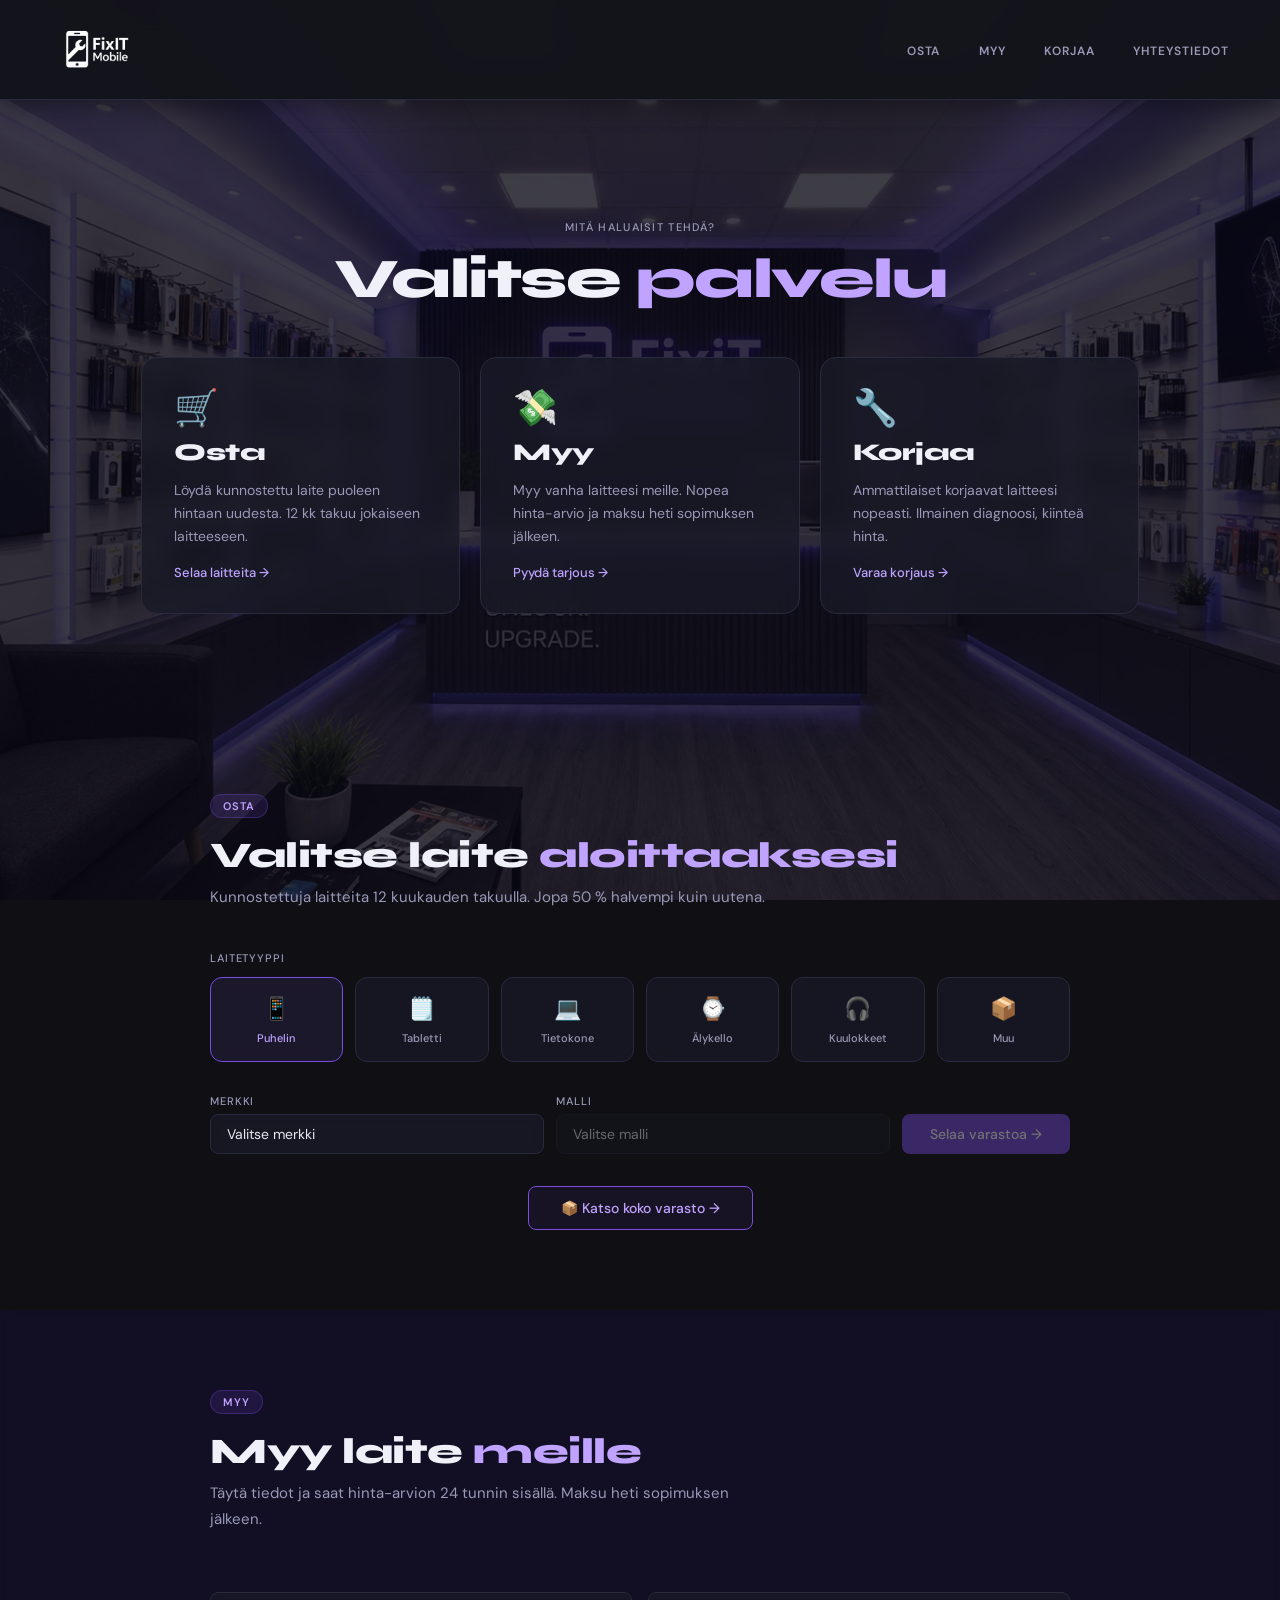
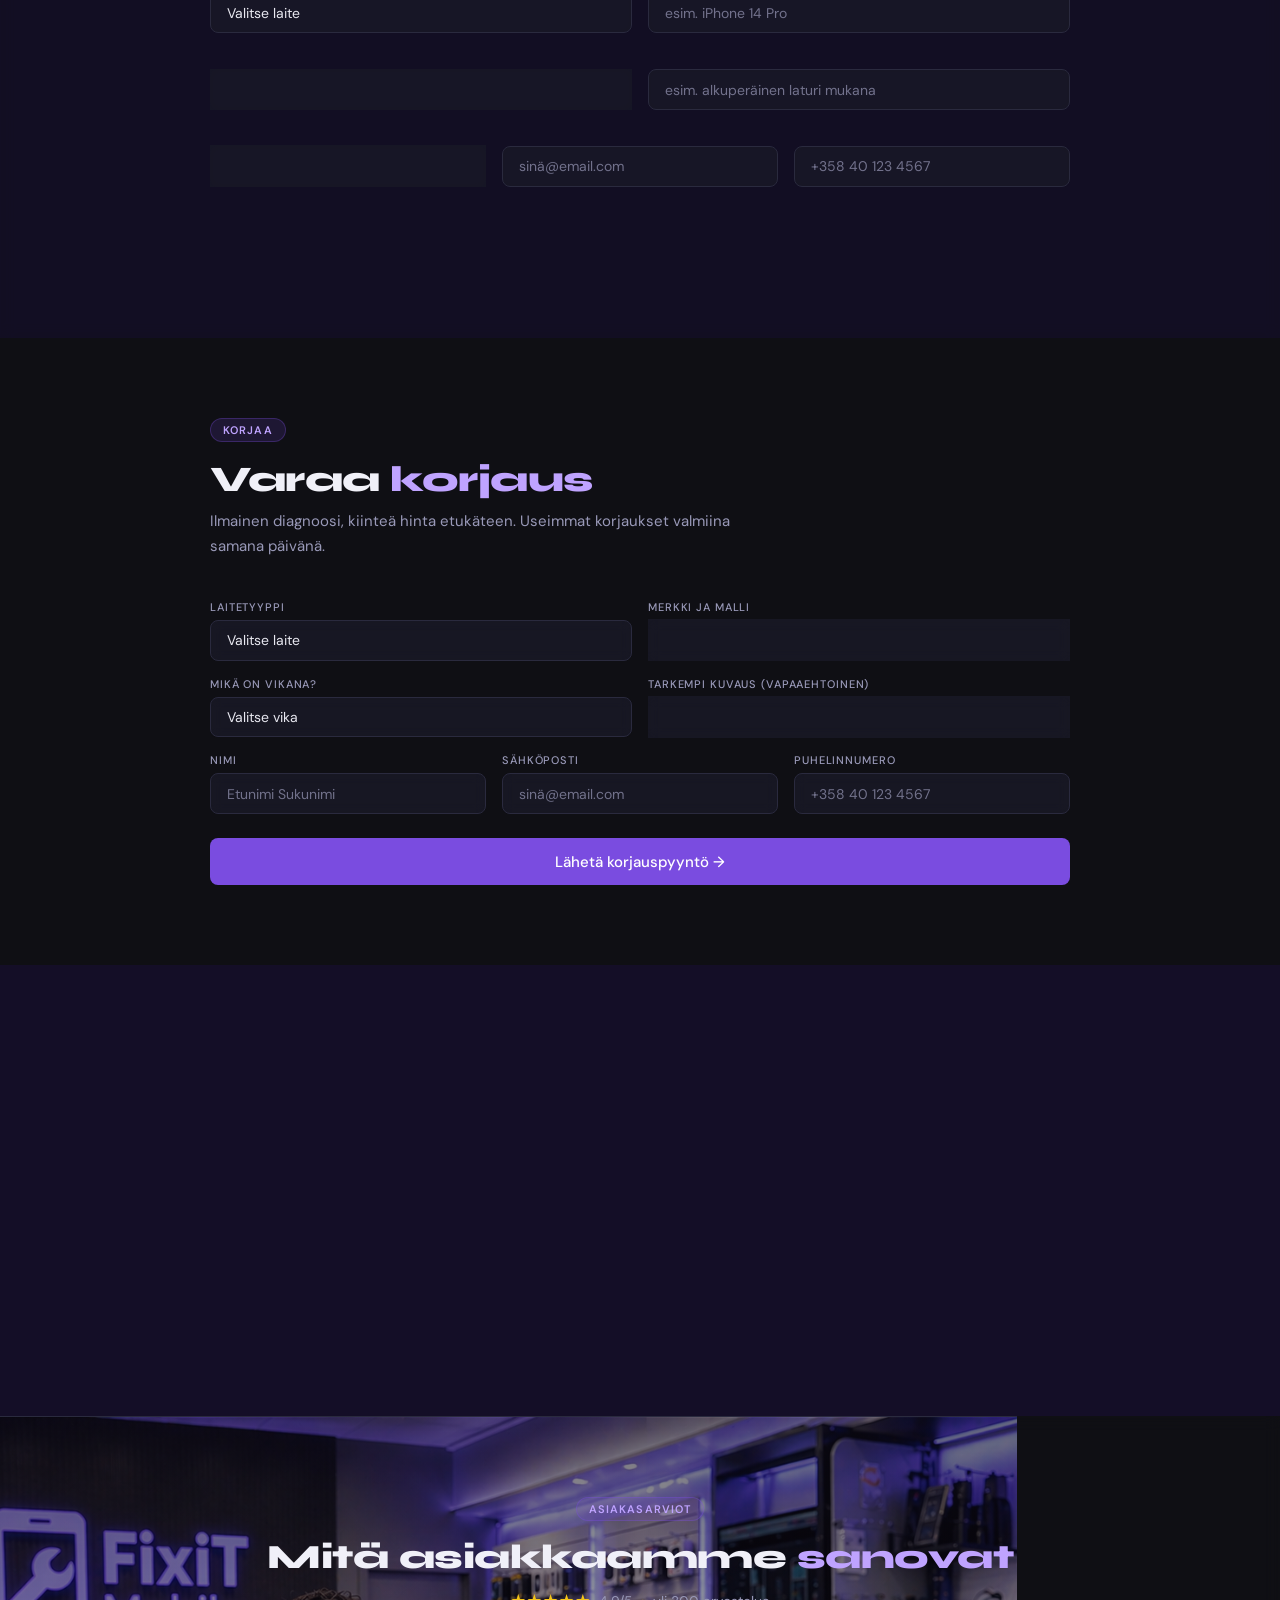
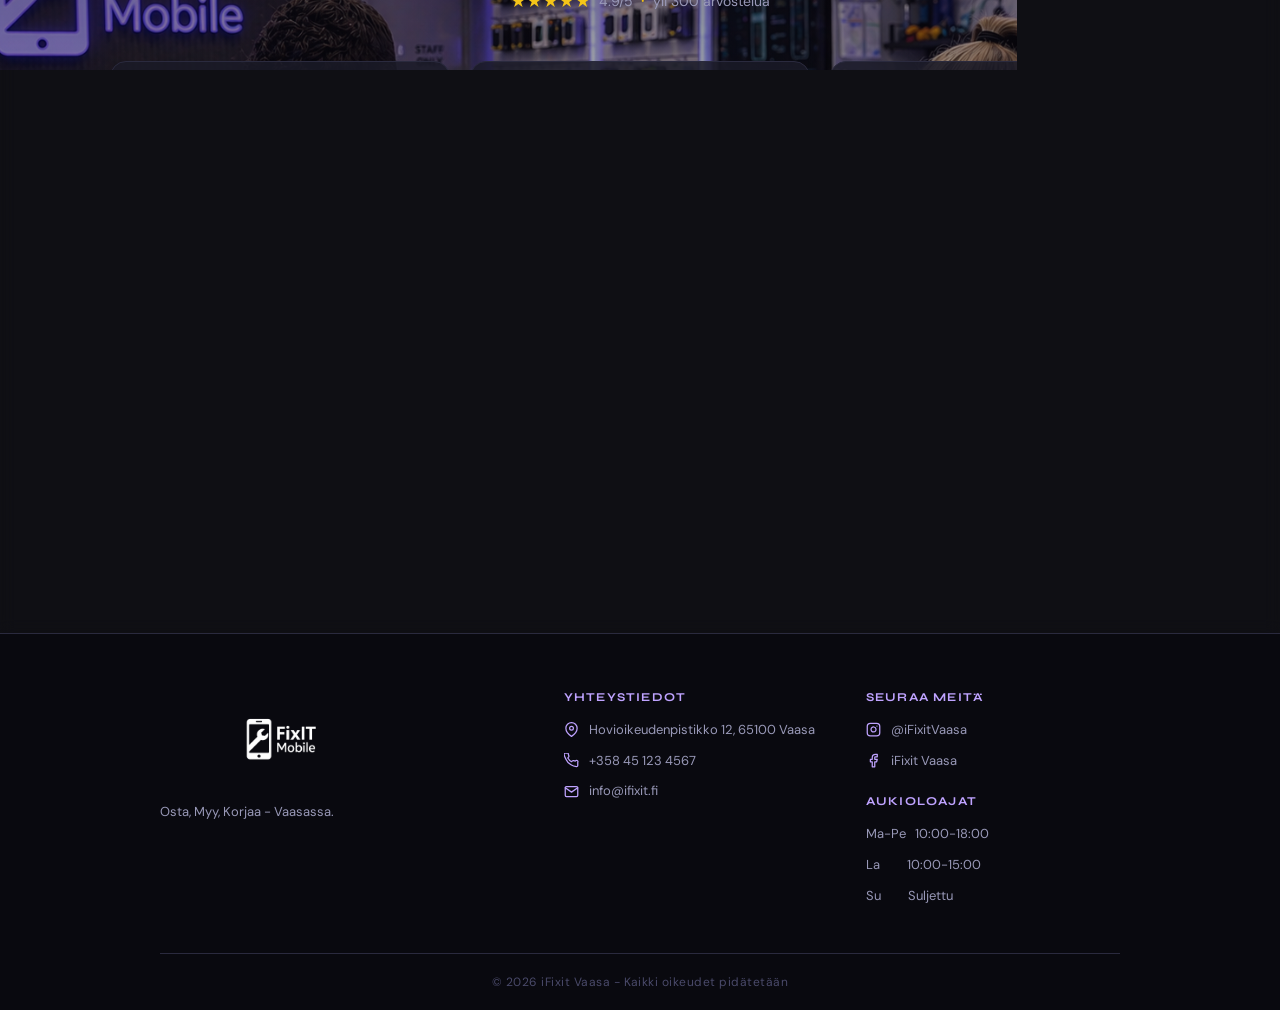
<file: index.html>
<!DOCTYPE html>
<html lang="fi">
<head>
  <meta charset="UTF-8" />
  <meta name="viewport" content="width=device-width, initial-scale=1" />

  <!-- SEO -->
  <title>ifixit - Luotettava laitehuolto, osto ja myynti Vaasassa</title>
  <meta name="description" content="FixIT tarjoaa luotettavaa puhelin- ja tietokonehuoltoa, käytettyjen laitteiden myyntiä ja ostoa Vaasassa. Nopea palvelu, reilu hinnoittelu ja 12 kk takuu.">
  <meta name="keywords" content="puhelinhuolto Vaasa, tietokonehuolto Vaasa, käytetyt puhelimet, käytetyt tietokoneet, laitehuolto, iFixit Vaasa, FixIT">
  <meta name="author" content="FixIT Vaasa">

  <!-- GEO -->
  <meta name="geo.region" content="FI-VA">
  <meta name="geo.placename" content="Vaasa">
  <meta name="geo.position" content="63.0960;21.6158">
  <meta name="ICBM" content="63.0960, 21.6158">

  <!-- AI / Structured Data -->
  <script type="application/ld+json">
  {
    "@context": "https://schema.org",
    "@type": "LocalBusiness",
    "name": "FixIT Vaasa",
    "image": "https://ifixit-project.fi/kuvat/favicon_io/favicon.ico",
    "address": {
      "@type": "PostalAddress",
      "streetAddress": "Hovioikeudenpistikko 12",
      "addressLocality": "Vaasa",
      "postalCode": "65100",
      "addressCountry": "FI"
    },
    "telephone": "+358451234567",
    "url": "https://ifixit-project.fi",
    "priceRange": "€€",
    "description": "FixIT tarjoaa puhelin- ja tietokonehuoltoa, käytettyjen laitteiden myyntiä ja ostoa Vaasassa. Nopea palvelu ja 12 kk takuu.",
    "openingHours": [
      "Mo-Fr 10:00-18:00",
      "Sa 10:00-15:00"
    ]
  }
  </script>

  <!-- Fonts & Styles -->
  <link rel="preconnect" href="https://fonts.googleapis.com">
  <link href="https://fonts.googleapis.com/css2?family=Syne:wght@400;700;800&family=DM+Sans:wght@300;400;500&display=swap" rel="stylesheet">
  <link rel="stylesheet" href="ifixit.css" />

  <!-- Favicon -->
  <link rel="icon" type="image/png" sizes="32x32" href="kuvat/favicon_io/favicon.ico">
</head>
<body>

  <!-- NAVIGAATIOPALKKI -->
  <nav class="nav">
    <div class="nav__logo">
  <a href="index.html">
    <img src="kuvat/Logo1.png" alt="iFIXIT logo">
  </a>
</div>
    <ul class="nav__links">
      <li><a href="#osta">OSTA</a></li>
      <li><a href="#myy">MYY</a></li>
      <li><a href="#korjaa">KORJAA</a></li>
      <li><a href="#yhteystiedot">YHTEYSTIEDOT</a></li>
    </ul>
    <button class="nav__hamburger" id="hamburger" aria-label="Avaa valikko">
      <span></span><span></span><span></span>
    </button>
  </nav>

  <!-- MOBIILIVALIKKO -->
  <div class="nav__mobile" id="mobileMenu">
    <a href="#osta" class="mobile-link">OSTA</a>
    <a href="#myy" class="mobile-link">MYY</a>
    <a href="#korjaa" class="mobile-link">KORJAA</a>
    <a href="#yhteystiedot" class="mobile-link">YHTEYSTIEDOT</a>
  </div>

  <section class="hero">
    <p class="hero__label">Mitä haluaisit tehdä?</p>
    <h1>Valitse <em>palvelu</em></h1>
    <div class="service-cards">
      <a class="service-card" href="#osta">
        <div class="service-card__icon">🛒</div>
        <h2>Osta</h2>
        <p>Löydä kunnostettu laite puoleen hintaan uudesta. 12 kk takuu jokaiseen laitteeseen.</p>
        <span class="service-card__cta">Selaa laitteita →</span>
      </a>
      <a class="service-card" href="#myy">
        <div class="service-card__icon">💸</div>
        <h2>Myy</h2>
        <p>Myy vanha laitteesi meille. Nopea hinta-arvio ja maksu heti sopimuksen jälkeen.</p>
        <span class="service-card__cta">Pyydä tarjous →</span>
      </a>
      <a class="service-card" href="#korjaa">
        <div class="service-card__icon">🔧</div>
        <h2>Korjaa</h2>
        <p>Ammattilaiset korjaavat laitteesi nopeasti. Ilmainen diagnoosi, kiinteä hinta.</p>
        <span class="service-card__cta">Varaa korjaus →</span>
      </a>
    </div>
  </section>

  <section class="section" id="osta">
    <div class="section__inner">
      <div class="section__header">
        <span class="section__tag">Osta</span>
        <h2>Valitse laite <em>aloittaaksesi</em></h2>
        <p class="section__sub">Kunnostettuja laitteita 12 kuukauden takuulla. Jopa 50 % halvempi kuin uutena.</p>
      </div>

      <p class="devices-label">Laitetyyppi</p>
      <div class="devices" id="devicesGrid" role="list">
        <button class="device-box active" data-device="puhelin">📱<span>Puhelin</span></button>
        <button class="device-box" data-device="tabletti">🗒️<span>Tabletti</span></button>
        <button class="device-box" data-device="tietokone">💻<span>Tietokone</span></button>
        <button class="device-box" data-device="alykello">⌚<span>Älykello</span></button>
        <button class="device-box" data-device="kuulokkeet">🎧<span>Kuulokkeet</span></button>
        <button class="device-box" data-device="muu">📦<span>Muu</span></button>
      </div>

      <div class="selection-box">
        <div class="sel-wrap">
          <label class="sel-label" for="brand">Merkki</label>
          <select id="brand" class="select">
            <option value="">Valitse merkki</option>
          </select>
        </div>
        <div class="sel-wrap">
          <label class="sel-label" for="model">Malli</label>
          <select id="model" class="select" disabled>
            <option value="">Valitse malli</option>
          </select>
        </div>
        <div class="sel-wrap sel-wrap--btn">
          <span class="sel-label" style="visibility:hidden">ok</span>
          <button class="action-btn" id="continueBtn" disabled>Selaa varastoa →</button>
        </div>
      </div>

      <!-- KOKO VARASTO -NAPPI -->
      <div class="full-inventory-wrap">
        <a href="varasto.html" class="full-inventory-btn">📦 Katso koko varasto →</a>
      </div>
    </div>
  </section>

  <section class="section section--alt" id="myy">
    <div class="section__inner">
      <div class="section__header">
        <span class="section__tag">Myy</span>
        <h2>Myy laite <em>meille</em></h2>
        <p class="section__sub">Täytä tiedot ja saat hinta-arvion 24 tunnin sisällä. Maksu heti sopimuksen jälkeen.</p>
      </div>

      <form class="form" id="myyForm">
        <div class="form__row">
          <div class="form__group">
            <label class="sel-label" for="myy-laite">Laitetyyppi</label>
            <select class="select" id="myy-laite">
              <option value="">Valitse laite</option>
              <option>Puhelin</option><option>Tabletti</option><option>Tietokone</option>
              <option>Älykello</option><option>Kuulokkeet</option><option>Muu</option>
            </select>
          </div>
          <div class="form__group">
            <label class="sel-label" for="myy-merkki">Merkki ja malli</label>
            <input class="input" id="myy-merkki" type="text" placeholder="esim. iPhone 14 Pro" />
          </div>
        </div>
        <div class="form__row">
          <div class="form__group">
            <label class="sel-label" for="myy-kunto">Kunto</label>
            <select class="select" id="myy-kunto">
              <option value="">Valitse kunto</option>
              <option>Erinomainen - ei naarmuja</option>
              <option>Hyvä - pieniä kulumajälkiä</option>
              <option>Tyydyttävä - näkyviä naarmuja</option>
              <option>Heikko - rikkoutunut/ei toimi kunnolla</option>
            </select>
          </div>
          <div class="form__group">
            <label class="sel-label" for="myy-lisatieto">Lisätietoja (vapaaehtoinen)</label>
            <input class="input" id="myy-lisatieto" type="text" placeholder="esim. alkuperäinen laturi mukana" />
          </div>
        </div>
        <div class="form__row">
          <div class="form__group">
            <label class="sel-label" for="myy-nimi">Nimi</label>
            <input class="input" id="myy-nimi" type="text" placeholder="Etunimi Sukunimi" />
          </div>
          <div class="form__group">
            <label class="sel-label" for="myy-email">Sähköposti</label>
            <input class="input" id="myy-email" type="email" placeholder="sinä@email.com" />
          </div>
          <div class="form__group">
            <label class="sel-label" for="myy-puh">Puhelinnumero</label>
            <input class="input" id="myy-puh" type="tel" placeholder="+358 40 123 4567" />
          </div>
        </div>
        <button type="submit" class="action-btn action-btn--full">Lähetä tarjouspyyntö →</button>
        <p class="form__note" id="myySuccess" style="display:none">✓ Tarjouspyyntö lähetetty! Otamme yhteyttä pian!</p>
      </form>
    </div>
  </section>

  <section class="section" id="korjaa">
    <div class="section__inner">
      <div class="section__header">
        <span class="section__tag">Korjaa</span>
        <h2>Varaa <em>korjaus</em></h2>
        <p class="section__sub">Ilmainen diagnoosi, kiinteä hinta etukäteen. Useimmat korjaukset valmiina samana päivänä.</p>
      </div>

      <form class="form" id="korjaaForm">
        <div class="form__row">
          <div class="form__group">
            <label class="sel-label" for="korjaa-laite">Laitetyyppi</label>
            <select class="select" id="korjaa-laite">
              <option value="">Valitse laite</option>
              <option>Puhelin</option><option>Tabletti</option><option>Tietokone</option>
              <option>Älykello</option><option>Kuulokkeet</option><option>Muu</option>
            </select>
          </div>
          <div class="form__group">
            <label class="sel-label" for="korjaa-merkki">Merkki ja malli</label>
            <input class="input" id="korjaa-merkki" type="text" placeholder="esim. Samsung Galaxy S23" />
          </div>
        </div>
        <div class="form__row">
          <div class="form__group">
            <label class="sel-label" for="korjaa-vika">Mikä on vikana?</label>
            <select class="select" id="korjaa-vika">
              <option value="">Valitse vika</option>
              <option>Särkynyt näyttö</option><option>Akku ei kestä</option><option>Ei käynnisty</option>
              <option>Kamera ei toimi</option><option>Latauspiste rikki</option><option>Vesivaurio</option>
              <option>Näppäimistö/kosketuslevy rikki</option><option>Ääni ei toimi</option><option>Muu ongelma</option>
            </select>
          </div>
          <div class="form__group">
            <label class="sel-label" for="korjaa-kuvaus">Tarkempi kuvaus (vapaaehtoinen)</label>
            <input class="input" id="korjaa-kuvaus" type="text" placeholder="esim. näyttö murtui kulmasta" />
          </div>
        </div>
        <div class="form__row">
          <div class="form__group">
            <label class="sel-label" for="korjaa-nimi">Nimi</label>
            <input class="input" id="korjaa-nimi" type="text" placeholder="Etunimi Sukunimi" />
          </div>
          <div class="form__group">
            <label class="sel-label" for="korjaa-email">Sähköposti</label>
            <input class="input" id="korjaa-email" type="email" placeholder="sinä@email.com" />
          </div>
          <div class="form__group">
            <label class="sel-label" for="korjaa-puh">Puhelinnumero</label>
            <input class="input" id="korjaa-puh" type="tel" placeholder="+358 40 123 4567" />
          </div>
        </div>
        <button type="submit" class="action-btn action-btn--full">Lähetä korjauspyyntö →</button>
        <p class="form__note" id="korjaaSuccess" style="display:none">✓ Korjauspyyntö lähetetty! Otamme yhteyttä pian.</p>
      </form>
    </div>
  </section>

  <section class="promo" aria-labelledby="promo-title">
    <div class="promo__inner">
      <h2 id="promo-title" class="promo__heading">Miksi valita meidät?</h2>
      <p class="promo__sub">Yli 10 000 tyytyväistä asiakasta. Nopea palvelu, reilu hinta, luotettava takuu.</p>
      <div class="promo__features">
        <div class="feature">
          <div class="feat-icon"><svg viewBox="0 0 24 24"><path d="M9 12l2 2 4-4m6 2a9 9 0 11-18 0 9 9 0 0118 0z"/></svg></div>
          <div><p class="feat-title">12kk takuu</p><p class="feat-body">Jokaiseen ostettuun laitteeseen 12 kuukauden toimintatakuu. Ei piilotettuja vikoja.</p></div>
        </div>
        <div class="feature">
          <div class="feat-icon"><svg viewBox="0 0 24 24"><rect x="1" y="3" width="15" height="13" rx="2"/><path d="M16 8h4l3 5v3h-7V8z"/><circle cx="5.5" cy="18.5" r="2.5"/><circle cx="18.5" cy="18.5" r="2.5"/></svg></div>
          <div><p class="feat-title">Nopea toimitus</p><p class="feat-body">Saat laitteesi 1-3 päivässä kotiovelle tai lähimpään noutopisteeseen.</p></div>
        </div>
        <div class="feature">
          <div class="feat-icon"><svg viewBox="0 0 24 24"><path d="M3 10h10a8 8 0 018 8v2M3 10l6 6m-6-6l6-6"/></svg></div>
          <div><p class="feat-title">14 päivän palautusoikeus</p><p class="feat-body">Et ole tyytyväinen? Palauta laite 14 päivän sisällä, ei kysymyksiä. (Vain meiltä ostetut laitteet)</p></div>
        </div>
        <div class="feature">
          <div class="feat-icon"><svg viewBox="0 0 24 24"><path d="M14.7 6.3a1 1 0 000 1.4l1.6 1.6a1 1 0 001.4 0l3.77-3.77a6 6 0 01-7.94 7.94l-6.91 6.91a2.12 2.12 0 01-3-3l6.91-6.91a6 6 0 017.94-7.94l-3.76 3.76z"/></svg></div>
          <div><p class="feat-title">Ilmainen korjausdiagnoosi</p><p class="feat-body">Selvitämme vian ilmaiseksi. Kiinteä hinta ennen korjausta, ei yllätyksiä.</p></div>
        </div>
      </div>
    </div>
  </section>

  <!-- ASIAKASARVIOT-OSIO -->
  <section class="reviews">
    <div class="reviews__inner">
      <div class="reviews__header">
        <span class="section__tag">Asiakasarviot</span>
        <h2 class="reviews__title">Mitä asiakkaamme<em> sanovat</em></h2>
        <div class="reviews__stars-total">
          ★★★★★ <span>4.9/5</span> · <span class="reviews__count">yli 300 arvostelua</span>
        </div>
      </div>
      <div class="reviews__grid">

        <div class="review-card">
          <div class="review-card__stars">★★★★★</div>
          <p class="review-card__text">"Ostin iPhone 14:n ja olin todella yllättynyt - laite näytti ja toimi kuin uusi. Toimituskin oli seuraavana päivänä. Suosittelen kaikille!"</p>
          <div class="review-card__author">
            <div class="review-card__avatar">MK</div>
            <div>
              <p class="review-card__name">Mikko K.</p>
              <p class="review-card__meta">Oulu · iPhone 14</p>
            </div>
          </div>
        </div>

        <div class="review-card">
          <div class="review-card__stars">★★★★★</div>
          <p class="review-card__text">"Myin vanhan MacBookini ja sain erittäin hyvän hinnan. Prosessi oli nopea ja maksu tuli heti. Ehdottomasti paras paikka myydä käytetty laite."</p>
          <div class="review-card__author">
            <div class="review-card__avatar">SL</div>
            <div>
              <p class="review-card__name">Sara L.</p>
              <p class="review-card__meta">Helsinki · MacBook Pro</p>
            </div>
          </div>
        </div>

        <div class="review-card">
          <div class="review-card__stars">★★★★★</div>
          <p class="review-card__text">"Näyttöni hajosi aamulla ja sain sen korjattua saman päivän aikana. Hinta oli reilu ja diagnoosi täysin ilmainen. Ei muuta paikkaa jatkossakaan."</p>
          <div class="review-card__author">
            <div class="review-card__avatar">JP</div>
            <div>
              <p class="review-card__name">Juhani P.</p>
              <p class="review-card__meta">Vaasa · Samsung Galaxy S23</p>
            </div>
          </div>
        </div>

        <div class="review-card">
          <div class="review-card__stars">★★★★★</div>
          <p class="review-card__text">"Tilasin AirPods Pro 2 ja ne olivat täydellisessä kunnossa. 12kk takuu antoi mielenrauhan. Hinta oli puolet uuden hinnasta – ei voi pyytää enempää."</p>
          <div class="review-card__author">
            <div class="review-card__avatar">ER</div>
            <div>
              <p class="review-card__name">Elina R.</p>
              <p class="review-card__meta">Tampere · AirPods Pro 2</p>
            </div>
          </div>
        </div>

        <div class="review-card">
          <div class="review-card__stars">★★★★☆</div>
          <p class="review-card__text">"Akkuvaihtoa varten kävin paikan päällä. Palvelu oli asiallista ja nopeaa. Ainoa miinus oli pieni odotusaika, mutta lopputulos oli täydellinen."</p>
          <div class="review-card__author">
            <div class="review-card__avatar">TH</div>
            <div>
              <p class="review-card__name">Tomi H.</p>
              <p class="review-card__meta">Vaasa · iPhone SE</p>
            </div>
          </div>
        </div>

        <div class="review-card">
          <div class="review-card__stars">★★★★★</div>
          <p class="review-card__text">"Vesivaurioitunut puhelin palautettiin henkiin! En uskonut sen enää toimivan, mutta iFixit teki ihmeen. Hinnoittelu oli läpinäkyvää alusta alkaen."</p>
          <div class="review-card__author">
            <div class="review-card__avatar">AM</div>
            <div>
              <p class="review-card__name">Anna M.</p>
              <p class="review-card__meta">Seinäjoki · OnePlus 11</p>
            </div>
          </div>
        </div>

      </div>
    </div>
  </section>

  <footer class="footer" id="yhteystiedot">
    <div class="footer__inner">
      <div class="footer__brand">
        <img src="kuvat/Logo1.png" alt="iFIXIT logo" class="footer__logo">
        <p class="footer__tagline">Osta, Myy, Korjaa - Vaasassa.</p>
      </div>
      <div class="footer__col">
        <p class="footer__heading">Yhteystiedot</p>
        <ul class="footer__list">
          <li><svg viewBox="0 0 24 24" fill="none" stroke-width="2" stroke-linecap="round" stroke-linejoin="round"><path d="M21 10c0 7-9 13-9 13s-9-6-9-13a9 9 0 0118 0z"/><circle cx="12" cy="10" r="3"/></svg>Hovioikeudenpistikko 12, 65100 Vaasa</li>
          <li><svg viewBox="0 0 24 24" fill="none" stroke-width="2" stroke-linecap="round" stroke-linejoin="round"><path d="M22 16.92v3a2 2 0 01-2.18 2 19.79 19.79 0 01-8.63-3.07A19.5 19.5 0 013.07 9.81a19.79 19.79 0 01-3.07-8.68A2 2 0 012 0h3a2 2 0 012 1.72c.127.96.361 1.903.7 2.81a2 2 0 01-.45 2.11L6.09 7.91a16 16 0 006 6l1.27-1.27a2 2 0 012.11-.45c.907.339 1.85.573 2.81.7A2 2 0 0122 14.92v2z"/></svg><a href="tel:+358451234567">+358 45 123 4567</a></li>
          <li><svg viewBox="0 0 24 24" fill="none" stroke-width="2" stroke-linecap="round" stroke-linejoin="round"><path d="M4 4h16c1.1 0 2 .9 2 2v12c0 1.1-.9 2-2 2H4c-1.1 0-2-.9-2-2V6c0-1.1.9-2 2-2z"/><polyline points="22,6 12,13 2,6"/></svg><a href="mailto:info@ifixit.fi">info@ifixit.fi</a></li>
        </ul>
      </div>
      <div class="footer__col">
        <p class="footer__heading">Seuraa meitä</p>
        <ul class="footer__list">
          <li><svg viewBox="0 0 24 24" fill="none" stroke-width="2" stroke-linecap="round" stroke-linejoin="round"><rect x="2" y="2" width="20" height="20" rx="5"/><path d="M16 11.37A4 4 0 1112.63 8 4 4 0 0116 11.37z"/><line x1="17.5" y1="6.5" x2="17.51" y2="6.5"/></svg><a href="https://instagram.com/iFixitVaasa" target="_blank">@iFixitVaasa</a></li>
          <li><svg viewBox="0 0 24 24" fill="none" stroke-width="2" stroke-linecap="round" stroke-linejoin="round"><path d="M18 2h-3a5 5 0 00-5 5v3H7v4h3v8h4v-8h3l1-4h-4V7a1 1 0 011-1h3z"/></svg><a href="https://facebook.com/ifixitvaasa" target="_blank">iFixit Vaasa</a></li>
        </ul>
        <p class="footer__heading" style="margin-top: 1.5rem;">Aukioloajat</p>
        <ul class="footer__list">
          <li>Ma-Pe &nbsp; 10:00-18:00</li>
          <li>La &nbsp;&nbsp;&nbsp;&nbsp;&nbsp;&nbsp;&nbsp; 10:00-15:00</li>
          <li>Su &nbsp;&nbsp;&nbsp;&nbsp;&nbsp;&nbsp;&nbsp; Suljettu</li>
        </ul>
      </div>
    </div>
    <div class="footer__bottom">
      <p>© 2026 iFixit Vaasa - Kaikki oikeudet pidätetään</p>
    </div>
  </footer>

  <script>
    const deviceData = {
      puhelin:    { bg: 'kuvat/luurinkorjaus.png',      brands: { 'Apple': ['iPhone 16','iPhone 15','iPhone 14','iPhone SE'], 'Samsung': ['Galaxy S24','Galaxy S23','Galaxy A55','Galaxy Z Flip 5'], 'Xiaomi': ['Xiaomi 14','Redmi Note 13','POCO X6'], 'OnePlus': ['OnePlus 12','OnePlus Nord 4','OnePlus 11'], 'Google': ['Pixel 9','Pixel 8a','Pixel 8'] } },
      tabletti:   { bg: 'kuvat/tabletti.png',   brands: { 'Apple': ['iPad Pro 13"','iPad Air M2','iPad Mini 7','iPad 10. gen'], 'Samsung': ['Galaxy Tab S9','Galaxy Tab S8','Galaxy Tab A9'], 'Lenovo': ['Tab P12','Tab M10 Plus'], 'Microsoft': ['Surface Pro 11','Surface Go 4'] } },
      tietokone:  { bg: 'kuvat/tietokone.png',  brands: { 'Apple': ['MacBook Pro 16"','MacBook Pro 14"','MacBook Air M3'], 'Dell': ['XPS 15','XPS 13','Inspiron 15'], 'Lenovo': ['ThinkPad X1 Carbon','ThinkPad T14','IdeaPad 5'], 'HP': ['Spectre x360','EliteBook 840'], 'Asus': ['ZenBook 14','ROG Zephyrus G14'] } },
      alykello:   { bg: 'kuvat/alykello.png',   brands: { 'Apple': ['Apple Watch Series 10','Apple Watch SE 2','Apple Watch Ultra 2'], 'Samsung': ['Galaxy Watch 7','Galaxy Watch 6'], 'Garmin': ['Fenix 7X','Forerunner 965','Venu 3'], 'Fitbit': ['Sense 2','Versa 4','Charge 6'] } },
      kuulokkeet: { bg: 'kuvat/kuulokkeet.png', brands: { 'Apple': ['AirPods Pro 2','AirPods 4','AirPods Max'], 'Sony': ['WH-1000XM5','WF-1000XM5','LinkBuds S'], 'Bose': ['QuietComfort 45','QuietComfort Earbuds II'], 'Samsung': ['Galaxy Buds3 Pro','Galaxy Buds3'], 'Jabra': ['Elite 85h','Elite 10'] } },
      muu:        { bg: 'kuvat/muu.png',        brands: { 'Apple': ['Apple TV 4K','HomePod mini','AirTag'], 'Samsung': ['Smart TV Neo QLED','Frame TV'], 'Meta': ['Quest 3','Quest 3S','Ray-Ban Meta'], 'Muu merkki': ['Muu laite'] } }
    };

    const brandSel = document.getElementById('brand');
    const modelSel = document.getElementById('model');
    const contBtn  = document.getElementById('continueBtn');
    let activeDevice = 'puhelin';

    function populateBrands(device) {
      const brands = deviceData[device]?.brands || {};
      brandSel.innerHTML = '<option value="">Valitse merkki</option>';
      Object.keys(brands).forEach(b => {
        const o = document.createElement('option');
        o.value = b; o.textContent = b;
        brandSel.appendChild(o);
      });
      modelSel.innerHTML = '<option value="">Valitse malli</option>';
      modelSel.disabled = true;
      updateBtn();
    }

    function populateModels(device, brand) {
      const list = deviceData[device]?.brands[brand] || [];
      modelSel.innerHTML = '<option value="">Valitse malli</option>';
      list.forEach(m => {
        const o = document.createElement('option');
        o.value = m; o.textContent = m;
        modelSel.appendChild(o);
      });
      modelSel.disabled = list.length === 0;
      updateBtn();
    }

    function updateBtn() {
      const ok = brandSel.value && modelSel.value;
      contBtn.disabled = !ok;
      contBtn.classList.toggle('ready', !!ok);
    }

    document.getElementById('devicesGrid').querySelectorAll('.device-box').forEach(b => {
      b.addEventListener('click', () => {
        document.querySelectorAll('.device-box').forEach(x => x.classList.remove('active'));
        b.classList.add('active');
        activeDevice = b.dataset.device;
        populateBrands(activeDevice);
      });
    });

    brandSel.addEventListener('change', () => populateModels(activeDevice, brandSel.value));
    modelSel.addEventListener('change', updateBtn);
    populateBrands('puhelin');

    contBtn.addEventListener('click', () => {
      if (contBtn.disabled) return;
      const brand = brandSel.value;
      const model = modelSel.value;
      const params = new URLSearchParams({ device: activeDevice, brand, model });
      window.location.href = `varasto.html?${params}`;
    });

    document.getElementById('myyForm').addEventListener('submit', e => {
      e.preventDefault();
      document.getElementById('myySuccess').style.display = 'block';
      e.target.reset();
    });
    document.getElementById('korjaaForm').addEventListener('submit', e => {
      e.preventDefault();
      document.getElementById('korjaaSuccess').style.display = 'block';
      e.target.reset();
    });

    document.querySelectorAll('a[href^="#"], .mobile-link').forEach(a => {
      a.addEventListener('click', e => {
        const href = a.getAttribute('href');
        const target = document.querySelector(href);
        if (target) {
          e.preventDefault();
          mobileMenu.classList.remove('open');
          hamburger.classList.remove('open');
          const navH = 100;
          const top = target.getBoundingClientRect().top + window.scrollY - navH - 20;
          window.scrollTo({ top, behavior: 'smooth' });
        }
      });
    });

    const hamburger = document.getElementById('hamburger');
    const mobileMenu = document.getElementById('mobileMenu');

    hamburger.addEventListener('click', () => {
      const open = mobileMenu.classList.toggle('open');
      hamburger.classList.toggle('open', open);
      hamburger.setAttribute('aria-label', open ? 'Sulje valikko' : 'Avaa valikko');
    });

    document.addEventListener('click', e => {
      if (!hamburger.contains(e.target) && !mobileMenu.contains(e.target)) {
        mobileMenu.classList.remove('open');
        hamburger.classList.remove('open');
      }
    });
  </script>
</body>
</html>
</file>
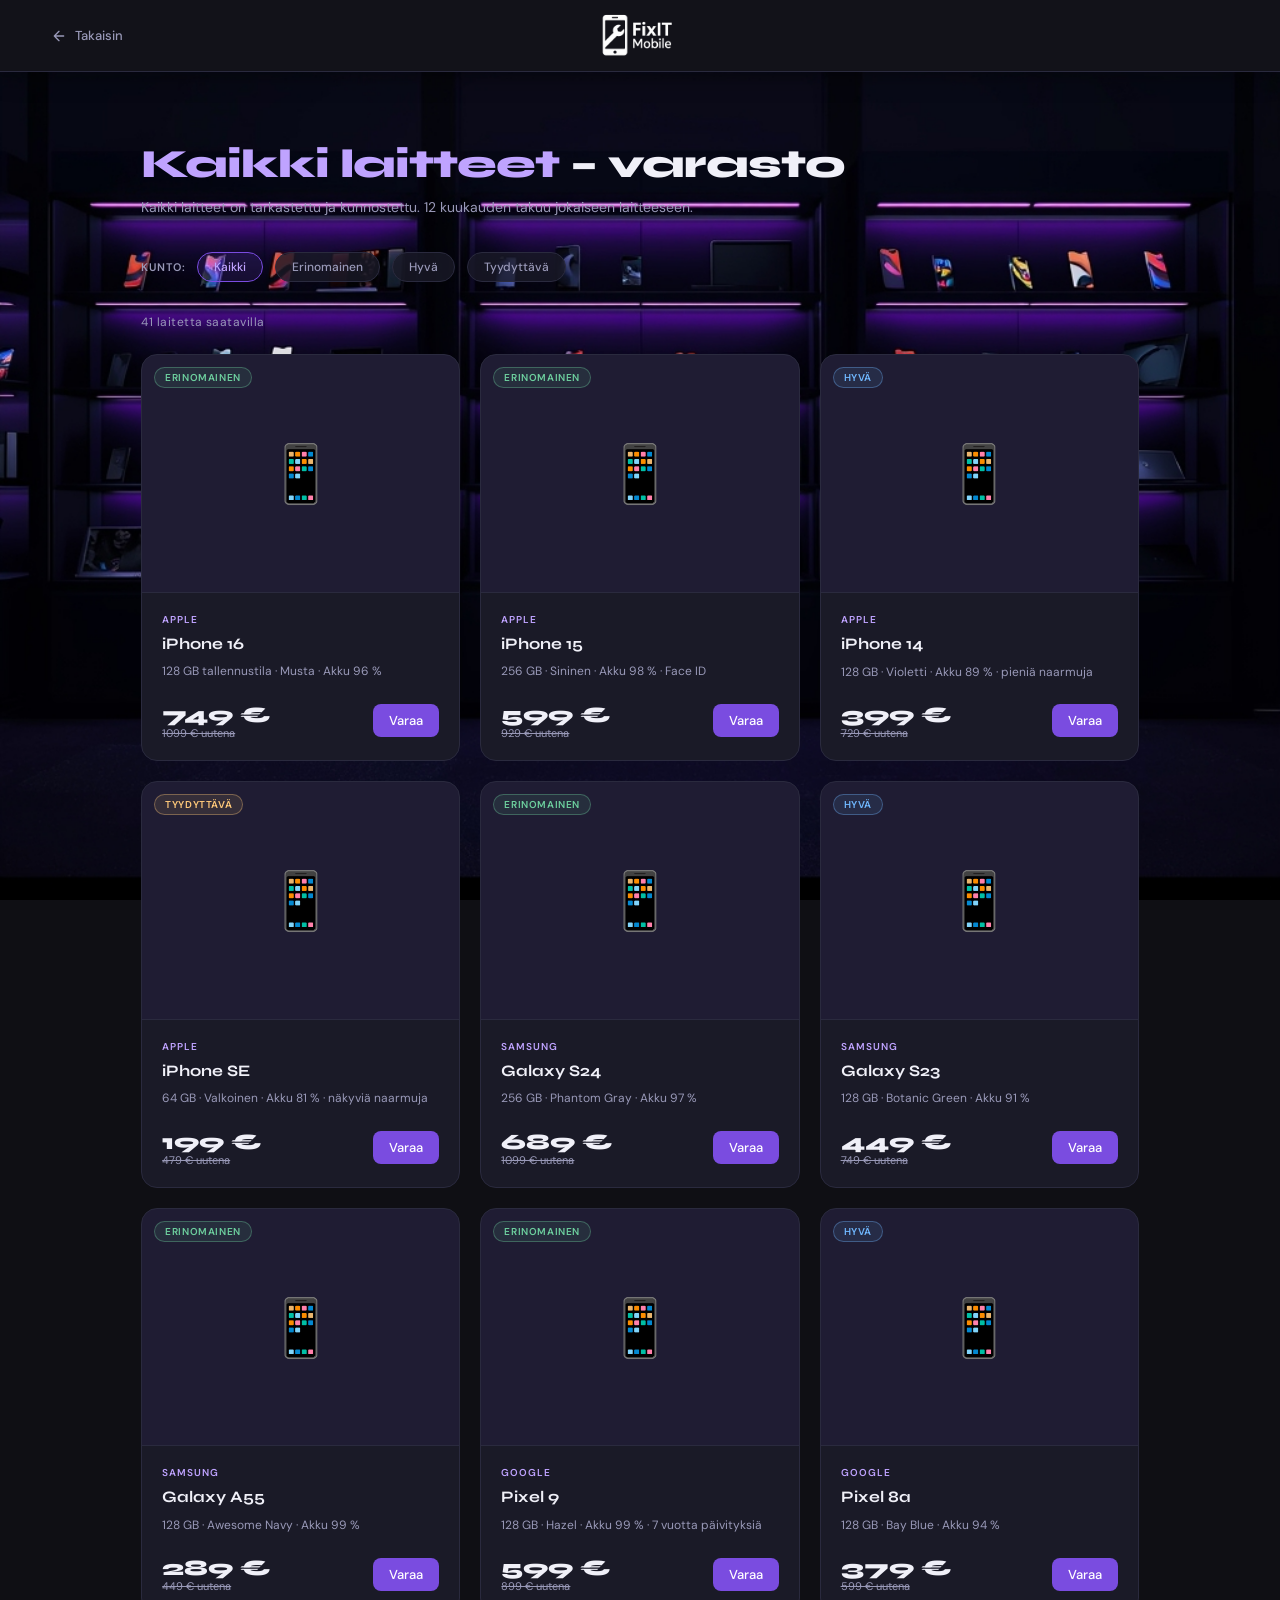
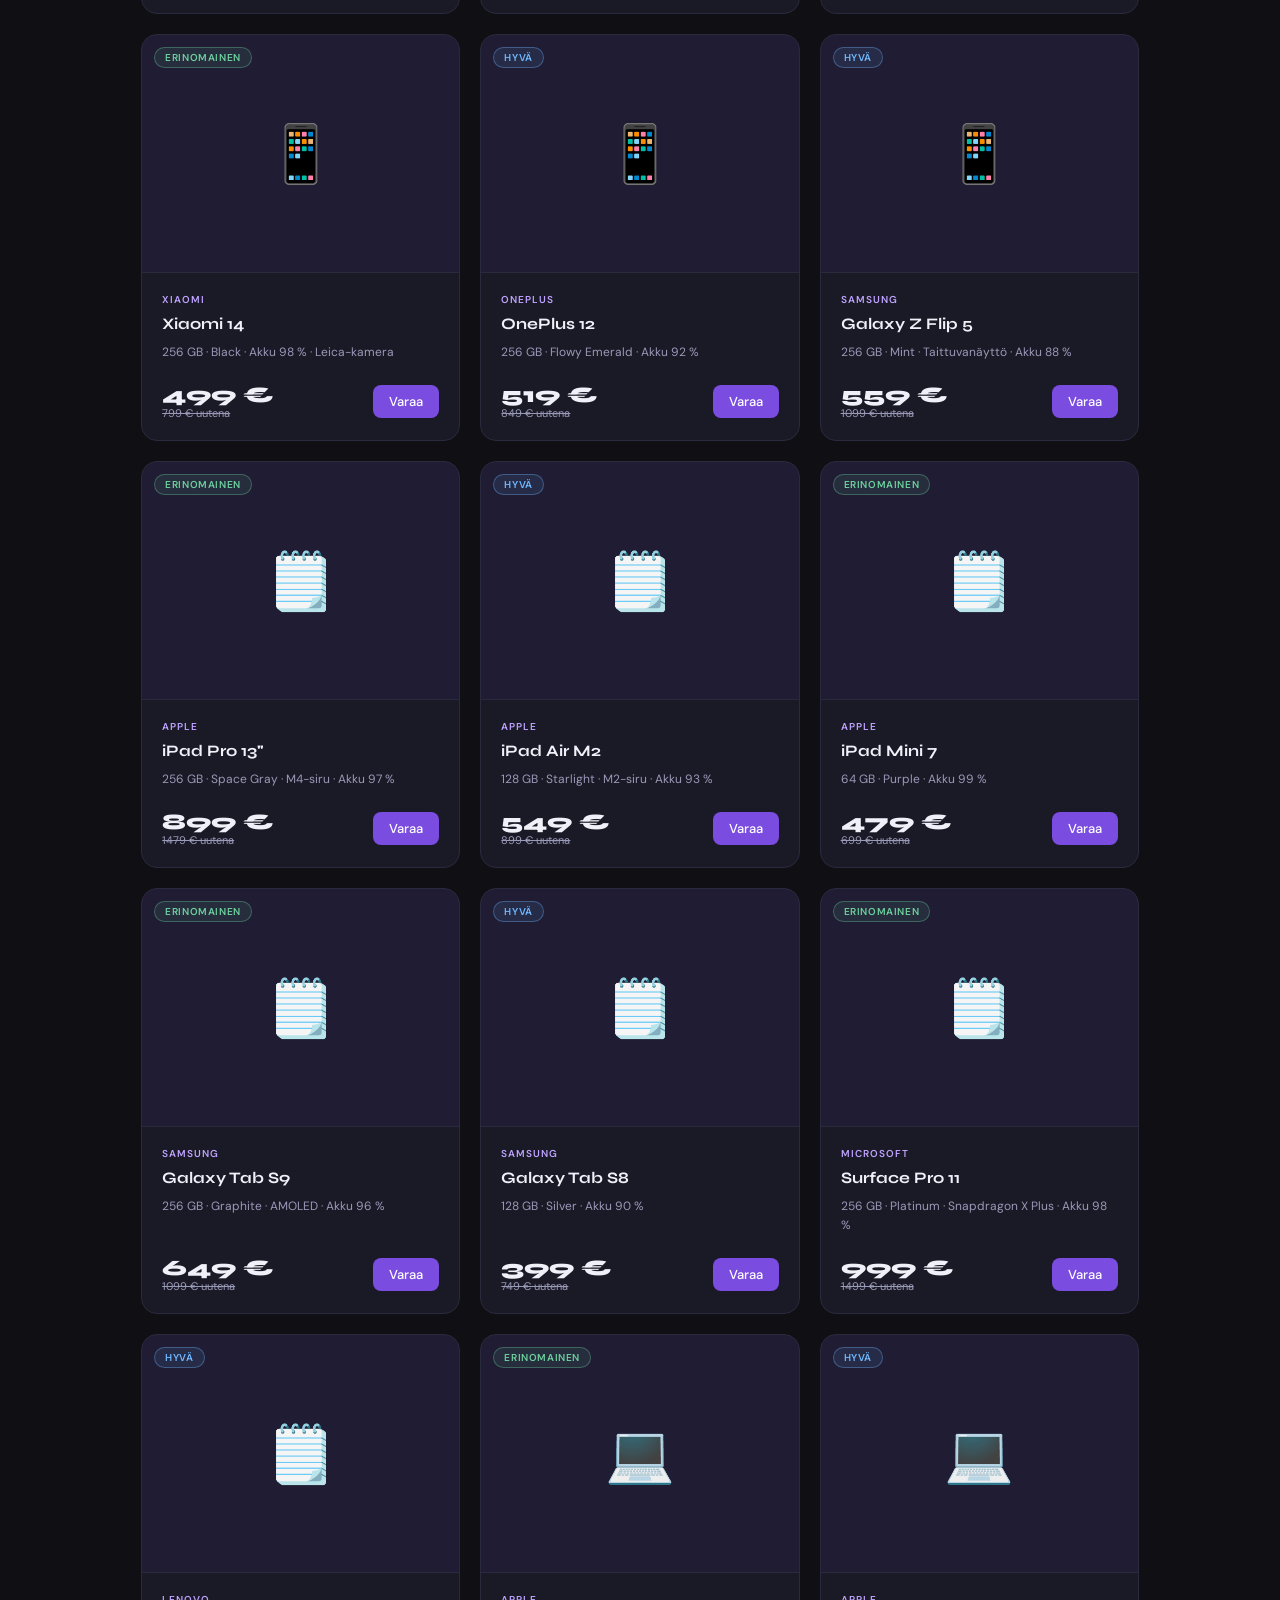
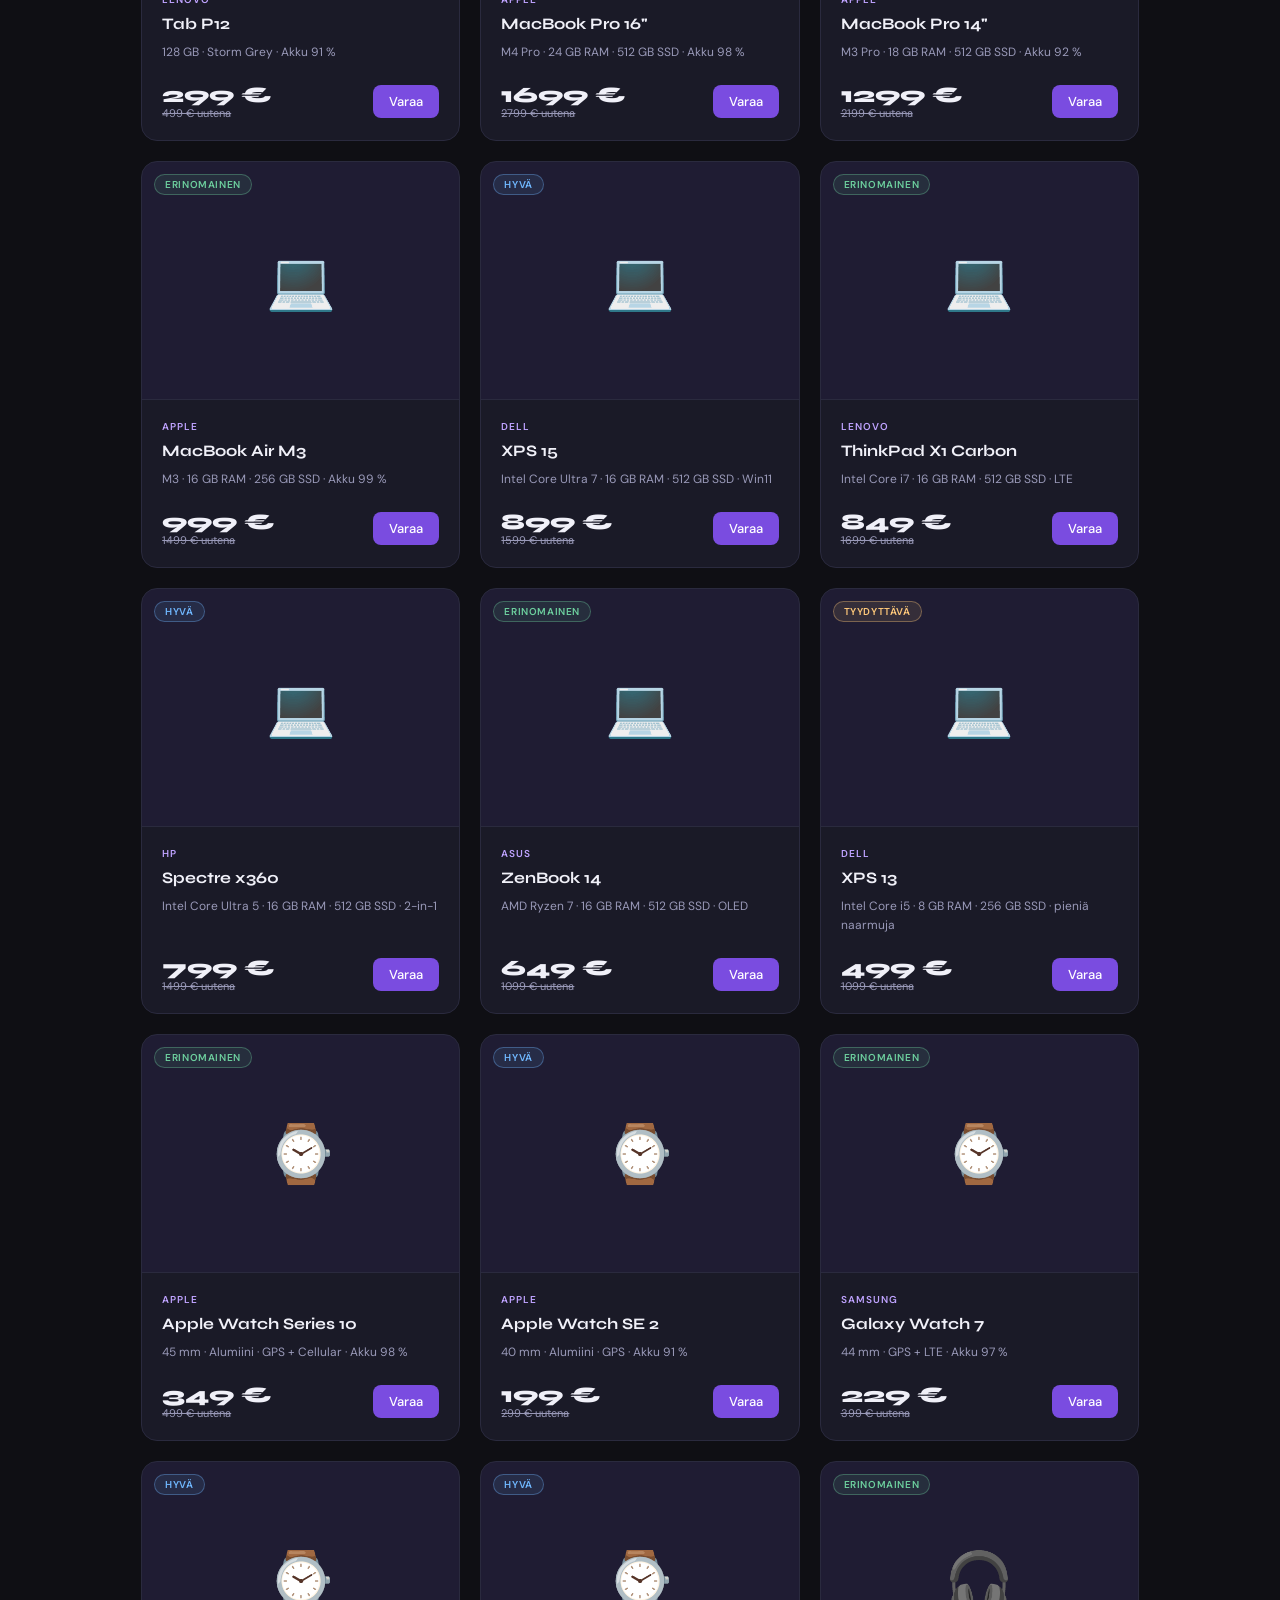
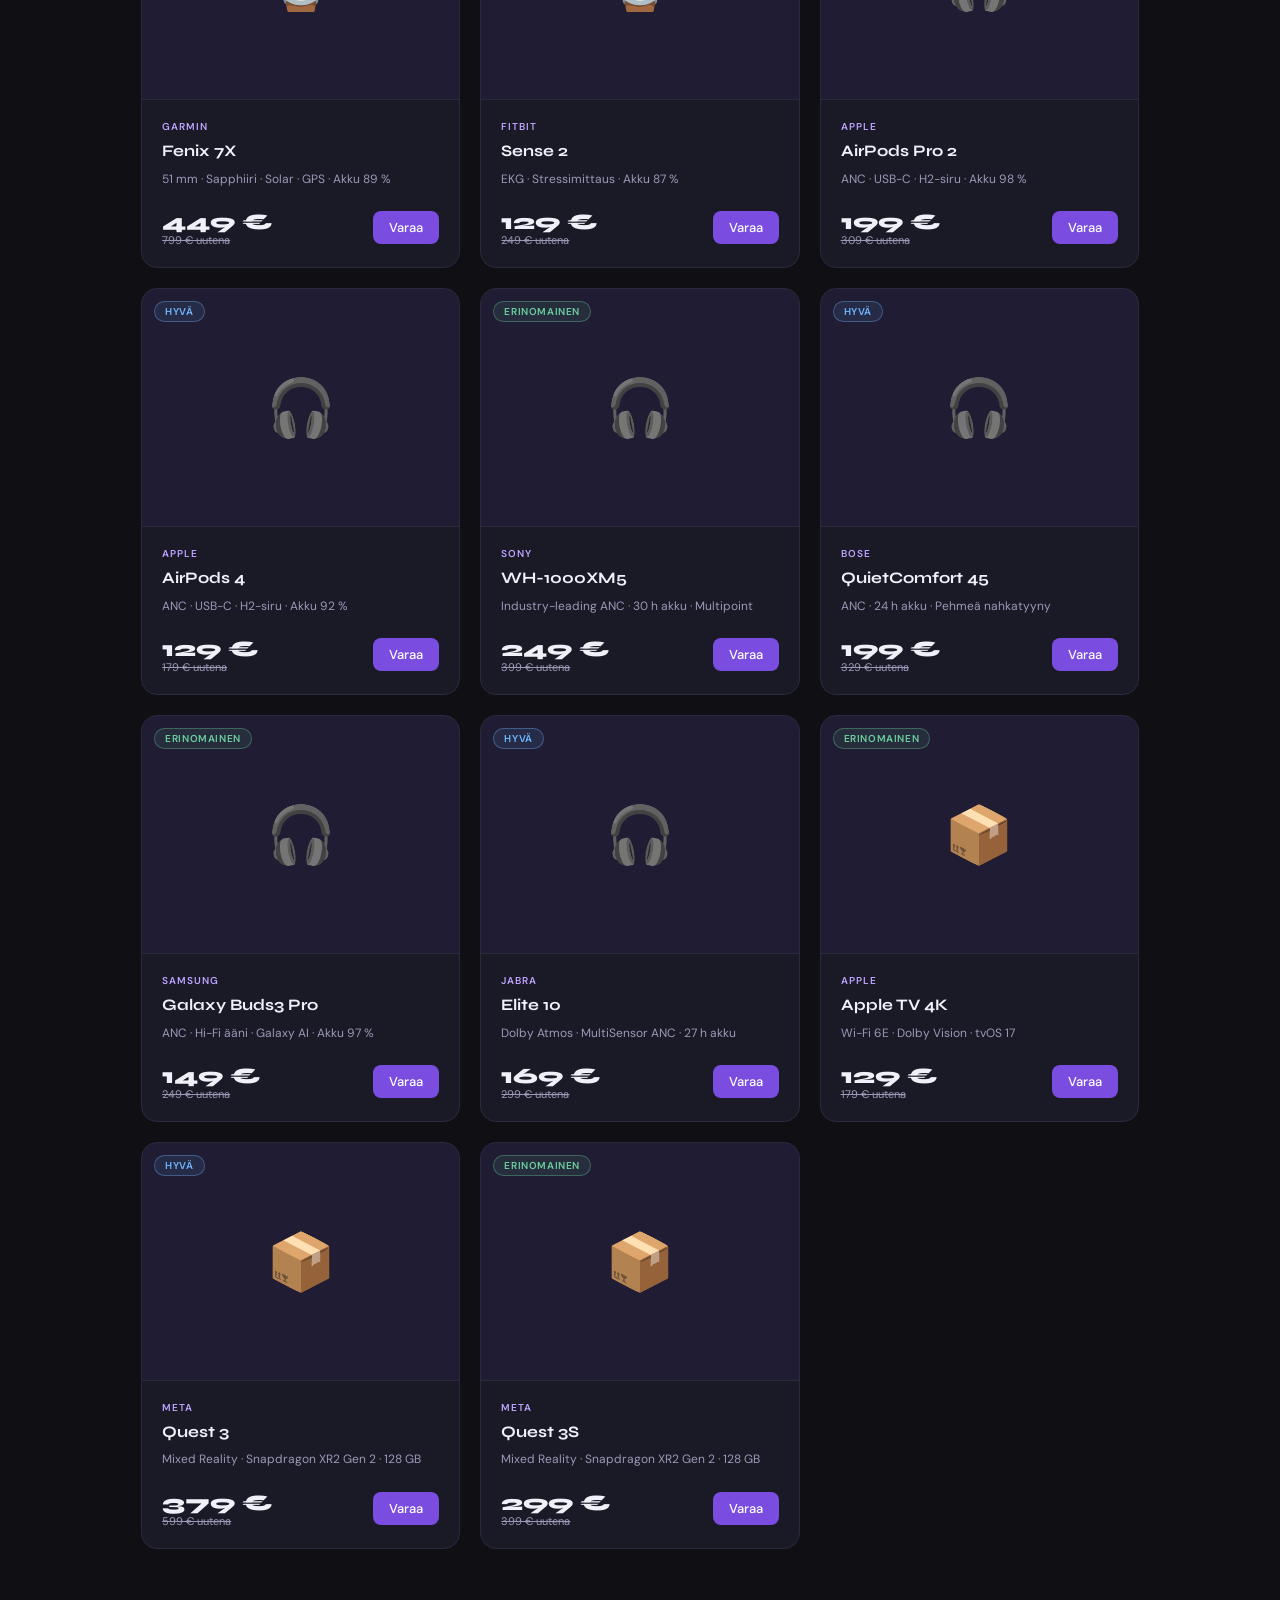
<file: Varasto.html>
<!DOCTYPE html>
<html lang="fi">
<head>
  <meta charset="UTF-8" />
  <meta name="viewport" content="width=device-width, initial-scale=1" />
  <title>Varasto - iFixit Vaasa</title>
  <link rel="preconnect" href="https://fonts.googleapis.com">
  <link href="https://fonts.googleapis.com/css2?family=Syne:wght@400;700;800&family=DM+Sans:wght@300;400;500&display=swap" rel="stylesheet">
  <link rel="icon" type="image/png" sizes="32x32" href="KUVAT/FAVICON_IO/favicon.ico">
  <link rel="stylesheet" href="varasto.css" />
</head>
<body>

  <nav class="nav">
    <a class="nav__back" href="ifixit.html">
      <svg viewBox="0 0 24 24"><path d="M19 12H5M5 12l7 7M5 12l7-7"/></svg>
      Takaisin
    </a>
    <div class="nav__logo">
      <img src="kuvat/Logo1.png" alt="iFIXIT logo">
    </div>
    <div class="nav__spacer"></div>
  </nav>

  <div class="page-header">
    <div class="breadcrumb" id="breadcrumb"></div>
    <h1 class="page-title" id="pageTitle">Varasto</h1>
    <p class="page-sub">Kaikki laitteet on tarkastettu ja kunnostettu. 12 kuukauden takuu jokaiseen laitteeseen.</p>
  </div>

  <div class="filters" id="filtersRow">
    <span class="filter-label">Kunto:</span>
    <button class="filter-btn active" data-filter="kaikki">Kaikki</button>
    <button class="filter-btn" data-filter="Erinomainen">Erinomainen</button>
    <button class="filter-btn" data-filter="Hyvä">Hyvä</button>
    <button class="filter-btn" data-filter="Tyydyttävä">Tyydyttävä</button>
  </div>

  <div class="inventory">
    <p class="inventory__count" id="countLabel"></p>
    <div class="cards-grid" id="cardsGrid"></div>
  </div>

  <!-- Modal -->
  <div class="modal-bg" id="modalBg">
    <div class="modal" id="modal">
      <button class="modal__close" id="modalClose"></button>
      <div class="modal__tag" id="mTag"></div>
      <div class="modal__name" id="mName"></div>
      <div class="modal__price" id="mPrice"></div>
      <div class="modal__specs" id="mSpecs"></div>
      <button class="modal__cta" id="mCta">Ota yhteyttä ja varaa →</button>
      <p class="modal__note">Soita <a href="tel:+358451234567" style="color:var(--violet-light)">+358 45 123 4567</a> tai lähetä sähköpostia <a href="mailto:info@ifixit.fi" style="color:var(--violet-light)">info@ifixit.fi</a></p>
    </div>
  </div>

  <script>
    // Varaston laitteet ja tiedot
    const inventory = {
      puhelin: [
        { id:1, brand:'Apple', model:'iPhone 16', condition:'Erinomainen', storage:'128 GB', color:'Musta', battery:'96 %', price:749, origPrice:1099, icon:'📱', specs:'128 GB tallennustila · Musta · Akku 96 %' },
        { id:2, brand:'Apple', model:'iPhone 15', condition:'Erinomainen', storage:'256 GB', color:'Sininen', battery:'98 %', price:599, origPrice:929, icon:'📱', specs:'256 GB · Sininen · Akku 98 % · Face ID' },
        { id:3, brand:'Apple', model:'iPhone 14', condition:'Hyvä', storage:'128 GB', color:'Violetti', battery:'89 %', price:399, origPrice:729, icon:'📱', specs:'128 GB · Violetti · Akku 89 % · pieniä naarmuja' },
        { id:4, brand:'Apple', model:'iPhone SE', condition:'Tyydyttävä', storage:'64 GB', color:'Valkoinen', battery:'81 %', price:199, origPrice:479, icon:'📱', specs:'64 GB · Valkoinen · Akku 81 % · näkyviä naarmuja' },
        { id:5, brand:'Samsung', model:'Galaxy S24', condition:'Erinomainen', storage:'256 GB', color:'Harmaa', battery:'97 %', price:689, origPrice:1099, icon:'📱', specs:'256 GB · Phantom Gray · Akku 97 %' },
        { id:6, brand:'Samsung', model:'Galaxy S23', condition:'Hyvä', storage:'128 GB', color:'Vihreä', battery:'91 %', price:449, origPrice:749, icon:'📱', specs:'128 GB · Botanic Green · Akku 91 %' },
        { id:7, brand:'Samsung', model:'Galaxy A55', condition:'Erinomainen', storage:'128 GB', color:'Musta', battery:'99 %', price:289, origPrice:449, icon:'📱', specs:'128 GB · Awesome Navy · Akku 99 %' },
        { id:8, brand:'Google', model:'Pixel 9', condition:'Erinomainen', storage:'128 GB', color:'Hazel', battery:'99 %', price:599, origPrice:899, icon:'📱', specs:'128 GB · Hazel · Akku 99 % · 7 vuotta päivityksiä' },
        { id:9, brand:'Google', model:'Pixel 8a', condition:'Hyvä', storage:'128 GB', color:'Sininen', battery:'94 %', price:379, origPrice:599, icon:'📱', specs:'128 GB · Bay Blue · Akku 94 %' },
        { id:10, brand:'Xiaomi', model:'Xiaomi 14', condition:'Erinomainen', storage:'256 GB', color:'Musta', battery:'98 %', price:499, origPrice:799, icon:'📱', specs:'256 GB · Black · Akku 98 % · Leica-kamera' },
        { id:11, brand:'OnePlus', model:'OnePlus 12', condition:'Hyvä', storage:'256 GB', color:'Vihreä', battery:'92 %', price:519, origPrice:849, icon:'📱', specs:'256 GB · Flowy Emerald · Akku 92 %' },
        { id:12, brand:'Samsung', model:'Galaxy Z Flip 5', condition:'Hyvä', storage:'256 GB', color:'Mint', battery:'88 %', price:559, origPrice:1099, icon:'📱', specs:'256 GB · Mint · Taittuvanäyttö · Akku 88 %' },
      ],
      tabletti: [
        { id:20, brand:'Apple', model:'iPad Pro 13"', condition:'Erinomainen', storage:'256 GB', color:'Space Gray', battery:'97 %', price:899, origPrice:1479, icon:'🗒️', specs:'256 GB · Space Gray · M4-siru · Akku 97 %' },
        { id:21, brand:'Apple', model:'iPad Air M2', condition:'Hyvä', storage:'128 GB', color:'Starlight', battery:'93 %', price:549, origPrice:899, icon:'🗒️', specs:'128 GB · Starlight · M2-siru · Akku 93 %' },
        { id:22, brand:'Apple', model:'iPad Mini 7', condition:'Erinomainen', storage:'64 GB', color:'Purple', battery:'99 %', price:479, origPrice:699, icon:'🗒️', specs:'64 GB · Purple · Akku 99 %' },
        { id:23, brand:'Samsung', model:'Galaxy Tab S9', condition:'Erinomainen', storage:'256 GB', color:'Graphite', battery:'96 %', price:649, origPrice:1099, icon:'🗒️', specs:'256 GB · Graphite · AMOLED · Akku 96 %' },
        { id:24, brand:'Samsung', model:'Galaxy Tab S8', condition:'Hyvä', storage:'128 GB', color:'Silver', battery:'90 %', price:399, origPrice:749, icon:'🗒️', specs:'128 GB · Silver · Akku 90 %' },
        { id:25, brand:'Microsoft', model:'Surface Pro 11', condition:'Erinomainen', storage:'256 GB', color:'Platinum', battery:'98 %', price:999, origPrice:1499, icon:'🗒️', specs:'256 GB · Platinum · Snapdragon X Plus · Akku 98 %' },
        { id:26, brand:'Lenovo', model:'Tab P12', condition:'Hyvä', storage:'128 GB', color:'Storm Grey', battery:'91 %', price:299, origPrice:499, icon:'🗒️', specs:'128 GB · Storm Grey · Akku 91 %' },
      ],
      tietokone: [
        { id:40, brand:'Apple', model:'MacBook Pro 16"', condition:'Erinomainen', storage:'512 GB', color:'Space Black', battery:'98 %', price:1699, origPrice:2799, icon:'💻', specs:'M4 Pro · 24 GB RAM · 512 GB SSD · Akku 98 %' },
        { id:41, brand:'Apple', model:'MacBook Pro 14"', condition:'Hyvä', storage:'512 GB', color:'Space Gray', battery:'92 %', price:1299, origPrice:2199, icon:'💻', specs:'M3 Pro · 18 GB RAM · 512 GB SSD · Akku 92 %' },
        { id:42, brand:'Apple', model:'MacBook Air M3', condition:'Erinomainen', storage:'256 GB', color:'Midnight', battery:'99 %', price:999, origPrice:1499, icon:'💻', specs:'M3 · 16 GB RAM · 256 GB SSD · Akku 99 %' },
        { id:43, brand:'Dell', model:'XPS 15', condition:'Hyvä', storage:'512 GB', color:'Platinum', battery:'88 %', price:899, origPrice:1599, icon:'💻', specs:'Intel Core Ultra 7 · 16 GB RAM · 512 GB SSD · Win11' },
        { id:44, brand:'Lenovo', model:'ThinkPad X1 Carbon', condition:'Erinomainen', storage:'512 GB', color:'Black', battery:'96 %', price:849, origPrice:1699, icon:'💻', specs:'Intel Core i7 · 16 GB RAM · 512 GB SSD · LTE' },
        { id:45, brand:'HP', model:'Spectre x360', condition:'Hyvä', storage:'512 GB', color:'Nightfall Black', battery:'90 %', price:799, origPrice:1499, icon:'💻', specs:'Intel Core Ultra 5 · 16 GB RAM · 512 GB SSD · 2-in-1' },
        { id:46, brand:'Asus', model:'ZenBook 14', condition:'Erinomainen', storage:'512 GB', color:'Ponder Blue', battery:'97 %', price:649, origPrice:1099, icon:'💻', specs:'AMD Ryzen 7 · 16 GB RAM · 512 GB SSD · OLED' },
        { id:47, brand:'Dell', model:'XPS 13', condition:'Tyydyttävä', storage:'256 GB', color:'Graphite', battery:'82 %', price:499, origPrice:1099, icon:'💻', specs:'Intel Core i5 · 8 GB RAM · 256 GB SSD · pieniä naarmuja' },
      ],
      alykello: [
        { id:60, brand:'Apple', model:'Apple Watch Series 10', condition:'Erinomainen', storage:'32 GB', color:'Musta', battery:'98 %', price:349, origPrice:499, icon:'⌚', specs:'45 mm · Alumiini · GPS + Cellular · Akku 98 %' },
        { id:61, brand:'Apple', model:'Apple Watch SE 2', condition:'Hyvä', storage:'32 GB', color:'Silver', battery:'91 %', price:199, origPrice:299, icon:'⌚', specs:'40 mm · Alumiini · GPS · Akku 91 %' },
        { id:62, brand:'Samsung', model:'Galaxy Watch 7', condition:'Erinomainen', storage:'16 GB', color:'Green', battery:'97 %', price:229, origPrice:399, icon:'⌚', specs:'44 mm · GPS + LTE · Akku 97 %' },
        { id:63, brand:'Garmin', model:'Fenix 7X', condition:'Hyvä', storage:'32 GB', color:'Carbon Gray', battery:'89 %', price:449, origPrice:799, icon:'⌚', specs:'51 mm · Sapphiiri · Solar · GPS · Akku 89 %' },
        { id:64, brand:'Fitbit', model:'Sense 2', condition:'Hyvä', storage:'–', color:'Shadow Gray', battery:'87 %', price:129, origPrice:249, icon:'⌚', specs:'EKG · Stressimittaus · Akku 87 %' },
      ],
      kuulokkeet: [
        { id:80, brand:'Apple', model:'AirPods Pro 2', condition:'Erinomainen', storage:'–', color:'Valkoinen', battery:'98 %', price:199, origPrice:309, icon:'🎧', specs:'ANC · USB-C · H2-siru · Akku 98 %' },
        { id:81, brand:'Apple', model:'AirPods 4', condition:'Hyvä', storage:'–', color:'Valkoinen', battery:'92 %', price:129, origPrice:179, icon:'🎧', specs:'ANC · USB-C · H2-siru · Akku 92 %' },
        { id:82, brand:'Sony', model:'WH-1000XM5', condition:'Erinomainen', storage:'–', color:'Musta', battery:'99 %', price:249, origPrice:399, icon:'🎧', specs:'Industry-leading ANC · 30 h akku · Multipoint' },
        { id:83, brand:'Bose', model:'QuietComfort 45', condition:'Hyvä', storage:'–', color:'Valkoinen', battery:'90 %', price:199, origPrice:329, icon:'🎧', specs:'ANC · 24 h akku · Pehmeä nahkatyyny' },
        { id:84, brand:'Samsung', model:'Galaxy Buds3 Pro', condition:'Erinomainen', storage:'–', color:'Silver', battery:'97 %', price:149, origPrice:249, icon:'🎧', specs:'ANC · Hi-Fi ääni · Galaxy AI · Akku 97 %' },
        { id:85, brand:'Jabra', model:'Elite 10', condition:'Hyvä', storage:'–', color:'Titanium Black', battery:'88 %', price:169, origPrice:299, icon:'🎧', specs:'Dolby Atmos · MultiSensor ANC · 27 h akku' },
      ],
      muu: [
        { id:100, brand:'Apple', model:'Apple TV 4K', condition:'Erinomainen', storage:'64 GB', color:'Musta', battery:'–', price:129, origPrice:179, icon:'📦', specs:'Wi-Fi 6E · Dolby Vision · tvOS 17' },
        { id:101, brand:'Meta', model:'Quest 3', condition:'Hyvä', storage:'128 GB', color:'Valkoinen', battery:'–', price:379, origPrice:599, icon:'📦', specs:'Mixed Reality · Snapdragon XR2 Gen 2 · 128 GB' },
        { id:102, brand:'Meta', model:'Quest 3S', condition:'Erinomainen', storage:'128 GB', color:'Valkoinen', battery:'–', price:299, origPrice:399, icon:'📦', specs:'Mixed Reality · Snapdragon XR2 Gen 2 · 128 GB' },
      ]
    };

    const conditionClass = { 'Erinomainen': 'erinomainen', 'Hyvä': 'hyva', 'Tyydyttävä': 'tyydyttava' };

    // Luetaan URL-parametrit (laite, merkki, malli)
    const params = new URLSearchParams(window.location.search);
    const device = params.get('device') || '';
    const brand  = params.get('brand')  || '';
    const model  = params.get('model')  || '';

    const deviceLabels = { puhelin:'Puhelin', tabletti:'Tabletti', tietokone:'Tietokone', alykello:'Älykello', kuulokkeet:'Kuulokkeet', muu:'Muu' };
    const deviceIcons  = { puhelin:'📱', tabletti:'🗒️', tietokone:'💻', alykello:'⌚', kuulokkeet:'🎧', muu:'📦' };

    // Navigointipolku ja sivun otsikko
    const bc = document.getElementById('breadcrumb');
    let titleText = 'Kaikki laitteet';
    if (device) {
      bc.innerHTML = `<a href="ifixit.html" style="color:var(--text-muted);text-decoration:none">Etusivu</a> <span class="sep">›</span> <span>${deviceLabels[device]||device}</span>`;
      titleText = deviceLabels[device] || device;
      if (brand) {
        bc.innerHTML += ` <span class="sep">›</span> <span>${brand}</span>`;
        titleText = brand;
        if (model) {
          bc.innerHTML += ` <span class="sep">›</span> <span>${model}</span>`;
          titleText = model;
        }
      }
    }
    document.getElementById('pageTitle').innerHTML = `<em>${titleText}</em> – varasto`;
    document.title = `${titleText} – iFixit Vaasa`;

    //Kunto-suodatin
    let activeFilter = 'kaikki';
    document.querySelectorAll('.filter-btn').forEach(btn => {
      btn.addEventListener('click', () => {
        document.querySelectorAll('.filter-btn').forEach(b => b.classList.remove('active'));
        btn.classList.add('active');
        activeFilter = btn.dataset.filter;
        renderCards();
      });
    });

    // Korttien piirtäminen ruudulle
    function getItems() {
      let items = inventory[device] || Object.values(inventory).flat();
      if (brand) items = items.filter(i => i.brand === brand);
      if (model) items = items.filter(i => i.model === model);
      if (activeFilter !== 'kaikki') items = items.filter(i => i.condition === activeFilter);
      return items;
    }

    function renderCards() {
      const grid = document.getElementById('cardsGrid');
      const items = getItems();
      document.getElementById('countLabel').textContent = `${items.length} laitetta saatavilla`;

      if (items.length === 0) {
        grid.innerHTML = `
          <div class="empty" style="grid-column:1/-1">
            <div class="empty__icon">📭</div>
            <h3>Ei laitteita</h3>
            <p>Haulla ei löytynyt laitteita. Kokeile eri suodattimia tai <a href="ifixit.html#myy">jätä myynti-ilmoitus</a> niin otamme yhteyttä kun sopiva laite löytyy.</p>
            <a href="ifixit.html" style="display:inline-block;margin-top:1rem;padding:10px 24px;background:var(--violet);color:#fff;border-radius:8px;font-weight:500;font-size:14px;text-decoration:none">← Takaisin etusivulle</a>
          </div>`;
        return;
      }

      grid.innerHTML = items.map(item => `
        <div class="product-card" data-id="${item.id}">
          <div class="product-card__img">
            ${item.icon}
            <div class="product-card__badge badge--${conditionClass[item.condition]}">${item.condition}</div>
          </div>
          <div class="product-card__body">
            <div class="product-card__brand">${item.brand}</div>
            <div class="product-card__name">${item.model}</div>
            <div class="product-card__specs">${item.specs}</div>
          </div>
          <div class="product-card__footer">
            <div class="product-card__price">
              ${item.price} €
              <small>${item.origPrice} € uutena</small>
            </div>
            <button class="buy-btn" onclick="openModal(${item.id})">Varaa</button>
          </div>
        </div>
      `).join('');
    }

    // Tuotekortin popup-ikkuna
    const allItems = Object.values(inventory).flat();
    function openModal(id) {
      const item = allItems.find(i => i.id === id);
      if (!item) return;
      document.getElementById('mTag').textContent = item.condition;
      document.getElementById('mTag').className = `modal__tag badge--${conditionClass[item.condition]}`;
      document.getElementById('mName').textContent = `${item.brand} ${item.model}`;
      document.getElementById('mPrice').textContent = `${item.price} €`;
      document.getElementById('mSpecs').innerHTML = `
        <strong>Kunto:</strong> ${item.condition}<br>
        <strong>Tallennustila:</strong> ${item.storage}<br>
        <strong>Väri:</strong> ${item.color}<br>
        <strong>Akku:</strong> ${item.battery}<br>
        <strong>Alkuperäinen hinta:</strong> ${item.origPrice} €<br>
        <strong>Säästö:</strong> ${item.origPrice - item.price} € (${Math.round((1 - item.price/item.origPrice)*100)} %)<br>
        <br>Sisältää 12 kuukauden takuun. Toimitetaan 1–3 arkipäivässä.
      `;
      document.getElementById('modalBg').classList.add('open');
    }

    document.getElementById('modalClose').addEventListener('click', () => document.getElementById('modalBg').classList.remove('open'));
    document.getElementById('modalBg').addEventListener('click', e => { if (e.target === e.currentTarget) e.currentTarget.classList.remove('open'); });
    document.getElementById('mCta').addEventListener('click', () => {
      window.location.href = 'ifixit.html#myy';
    });

    renderCards();
  </script>
</body>
</html>
</file>
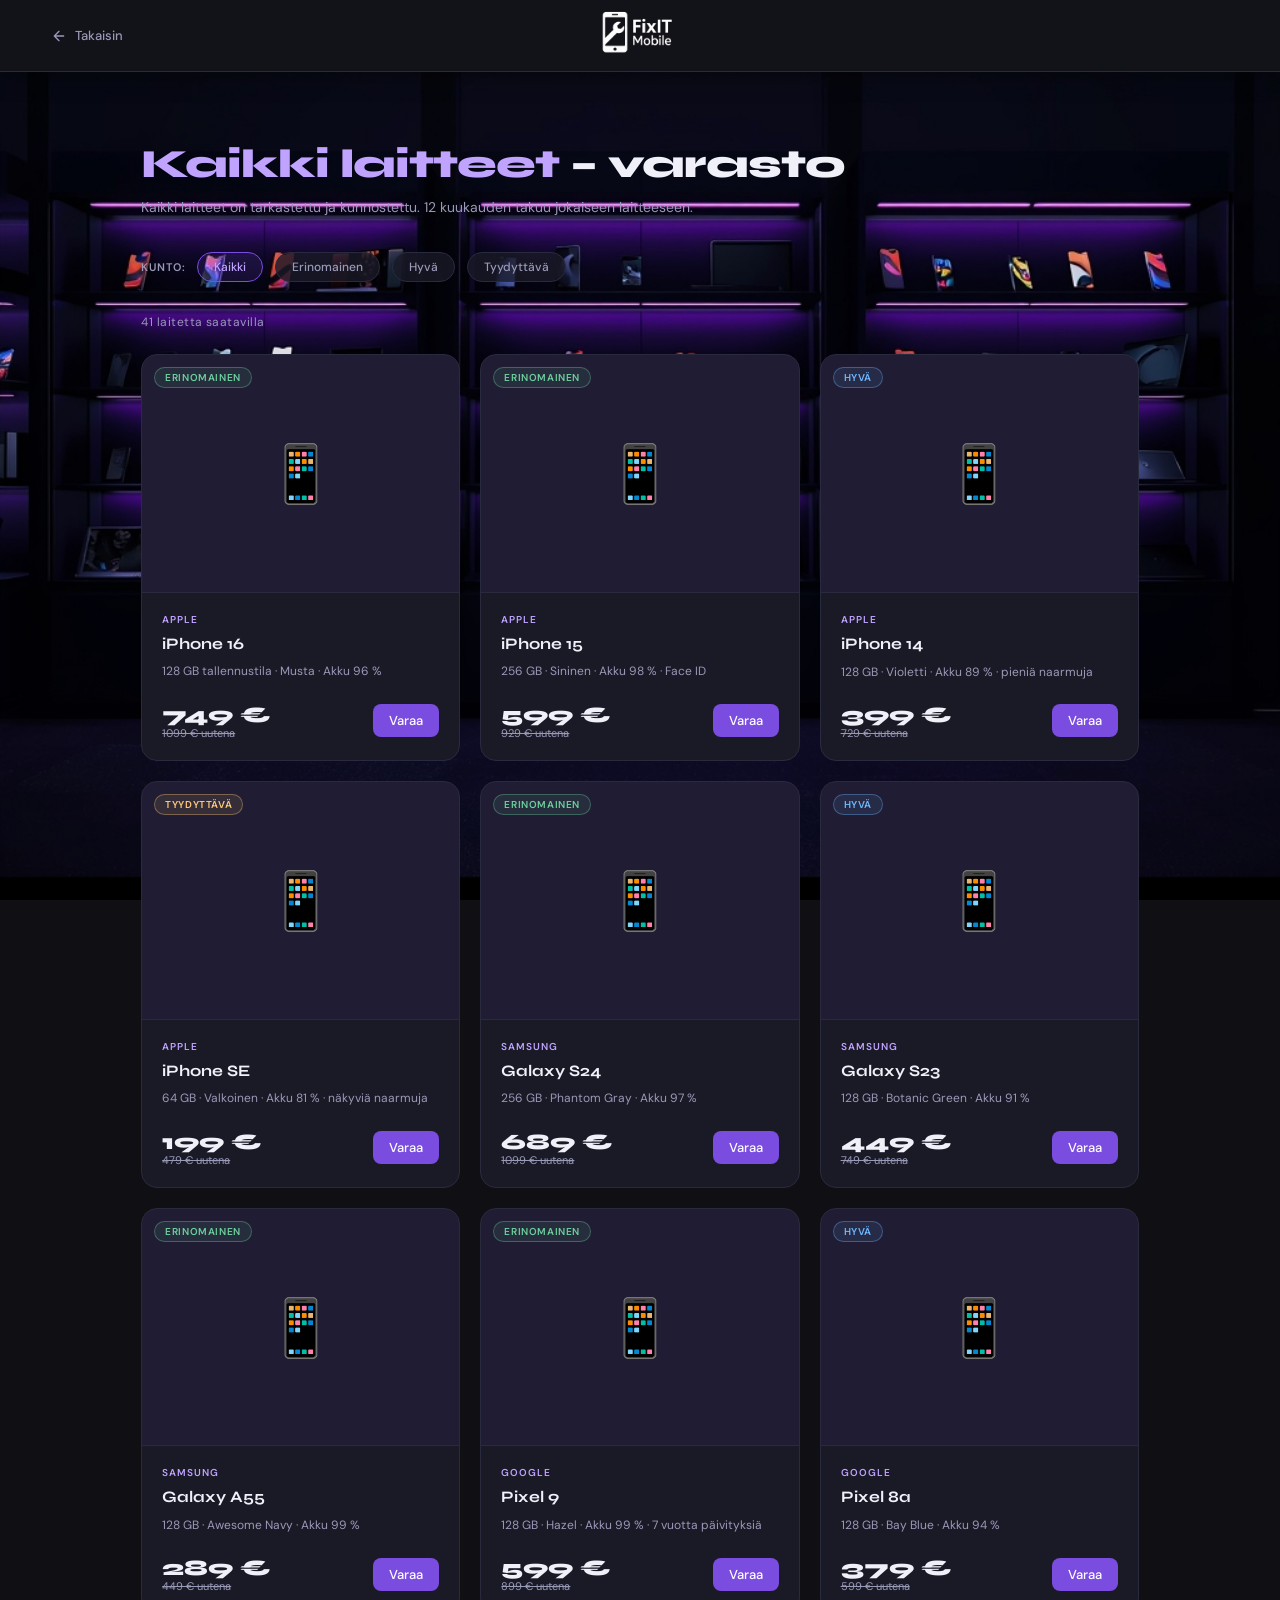
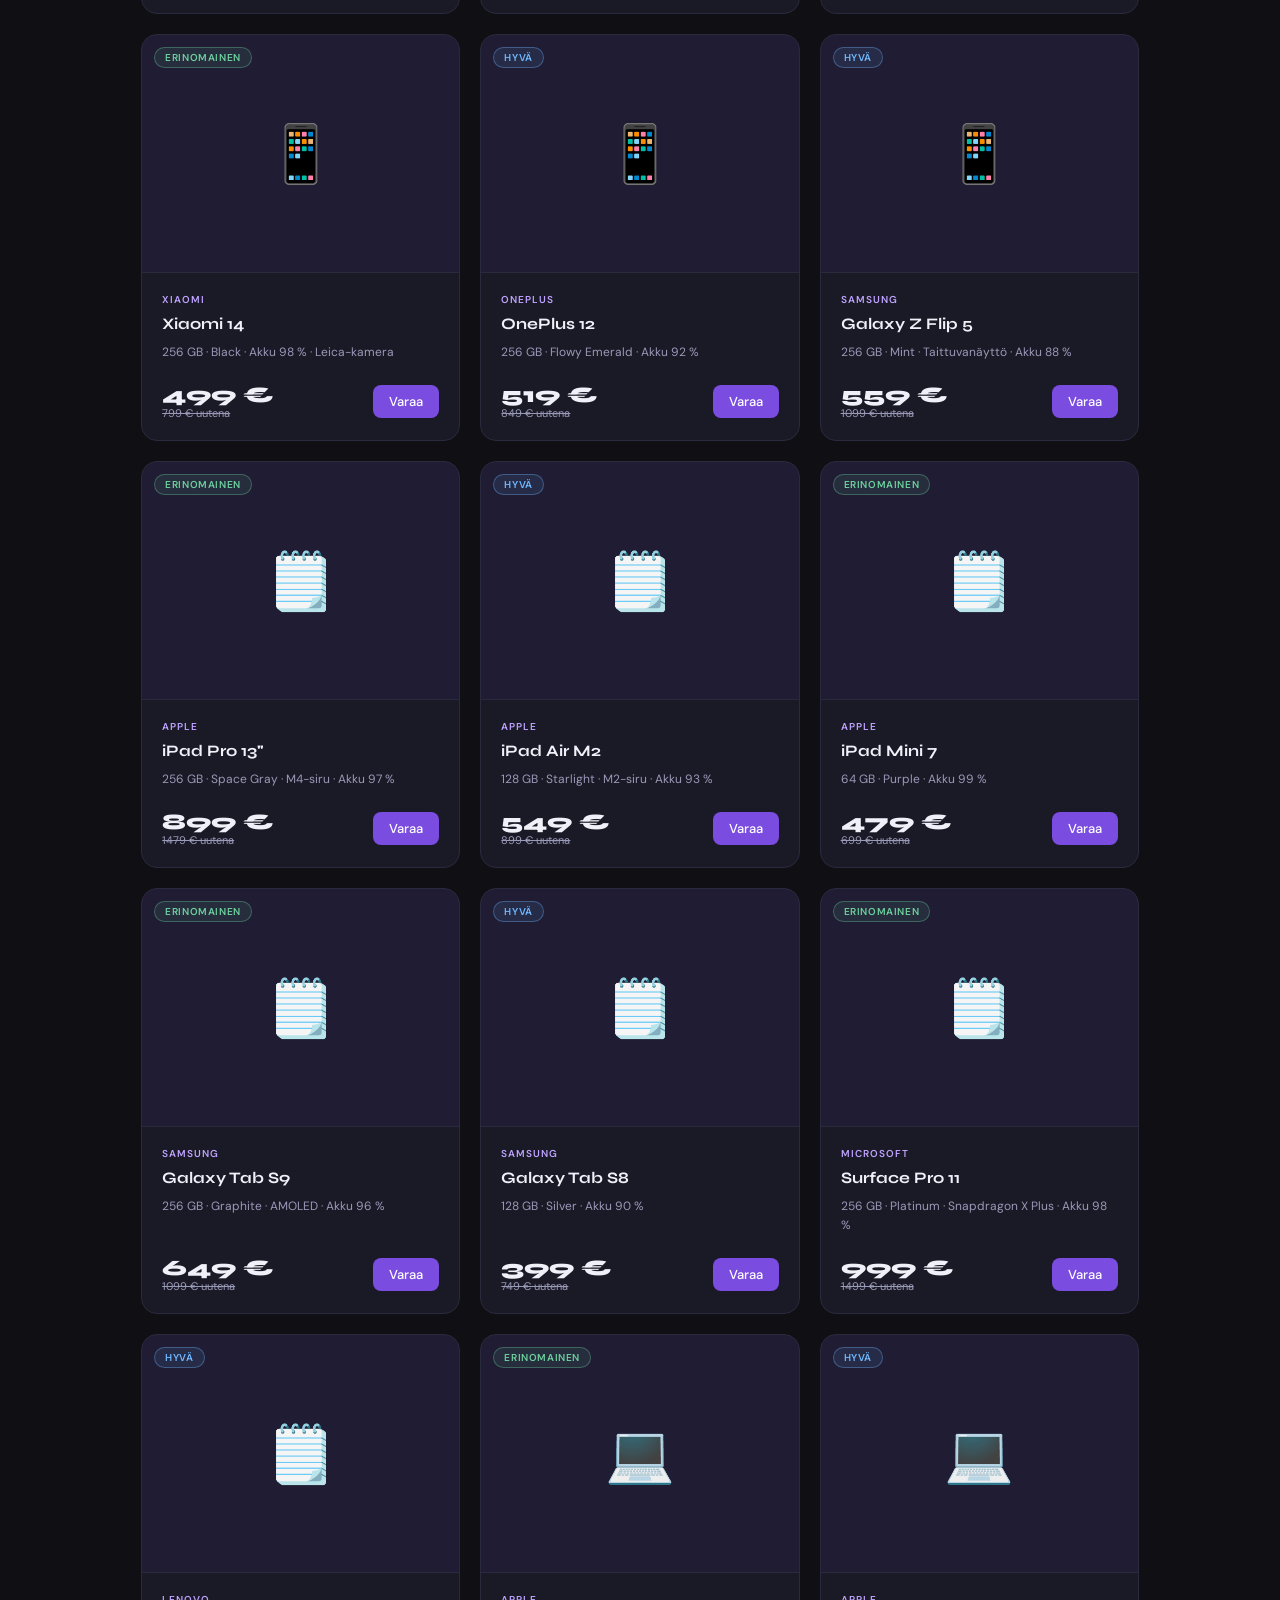
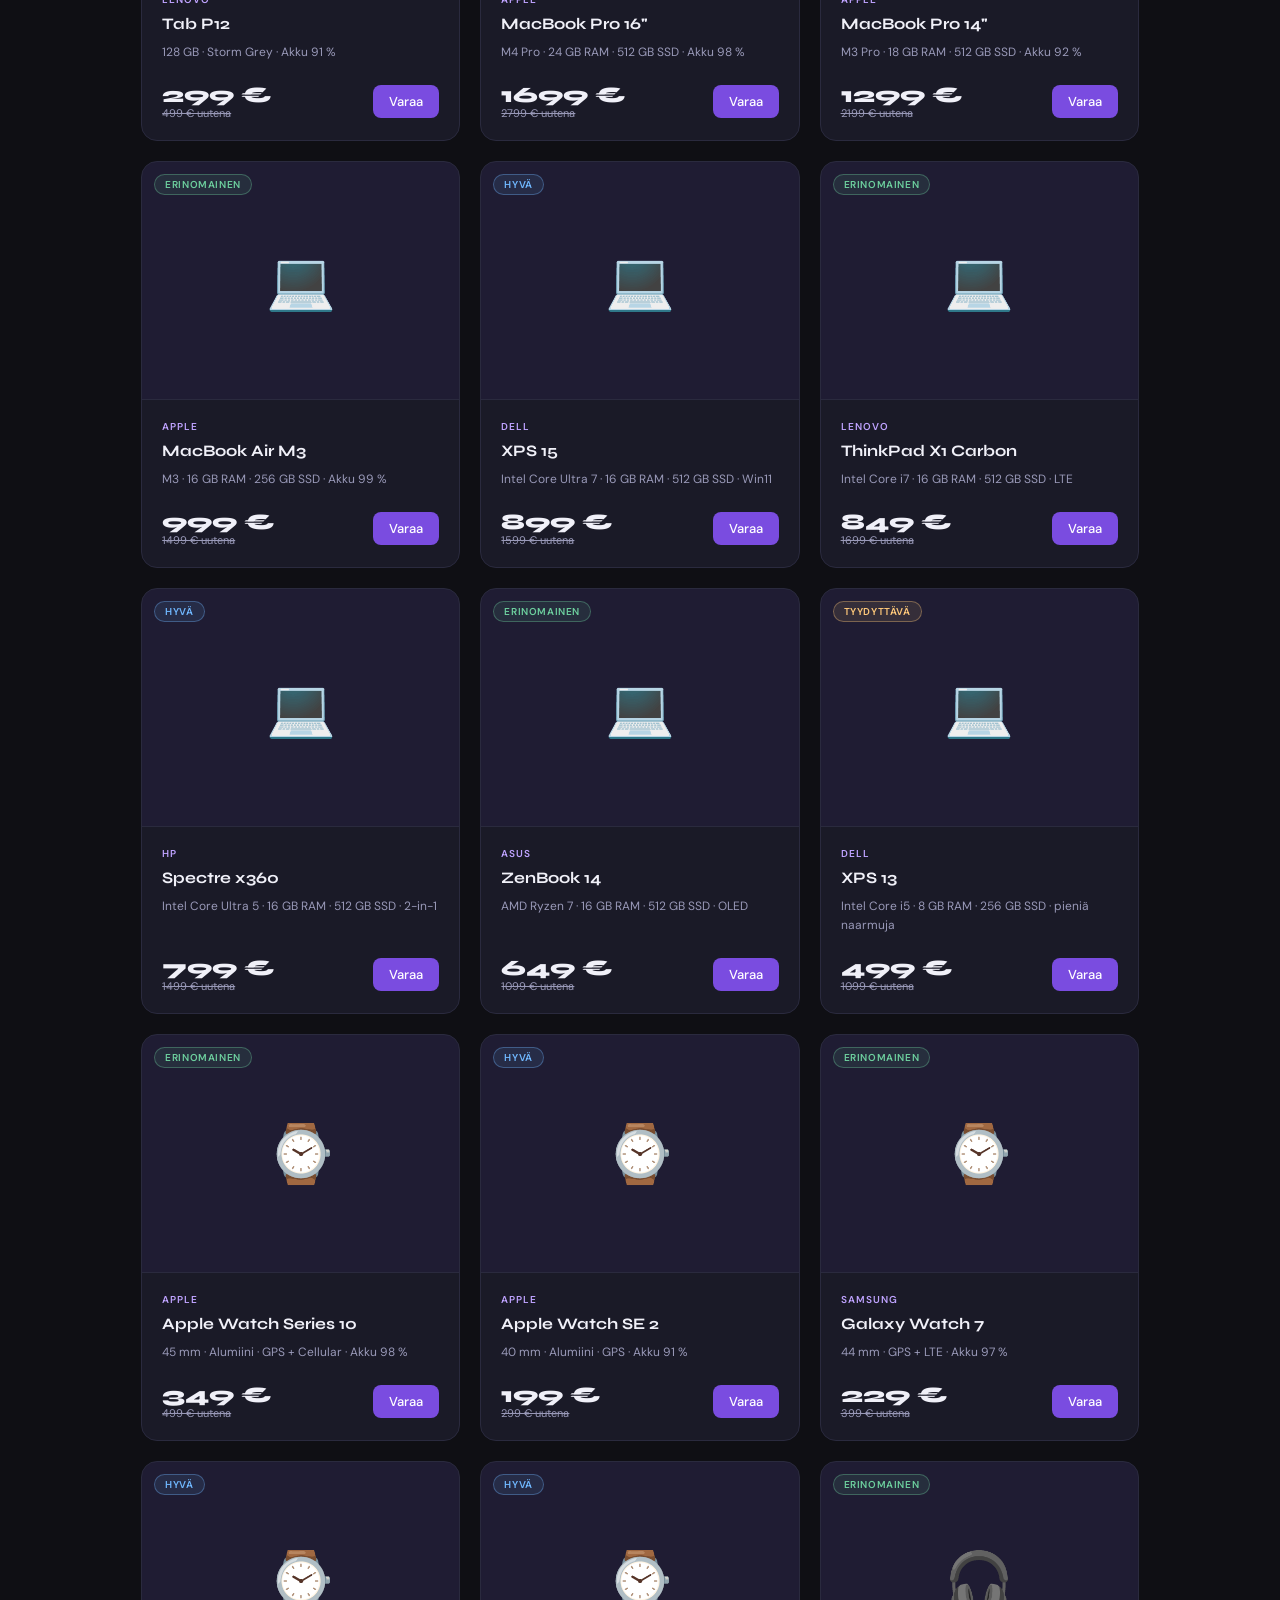
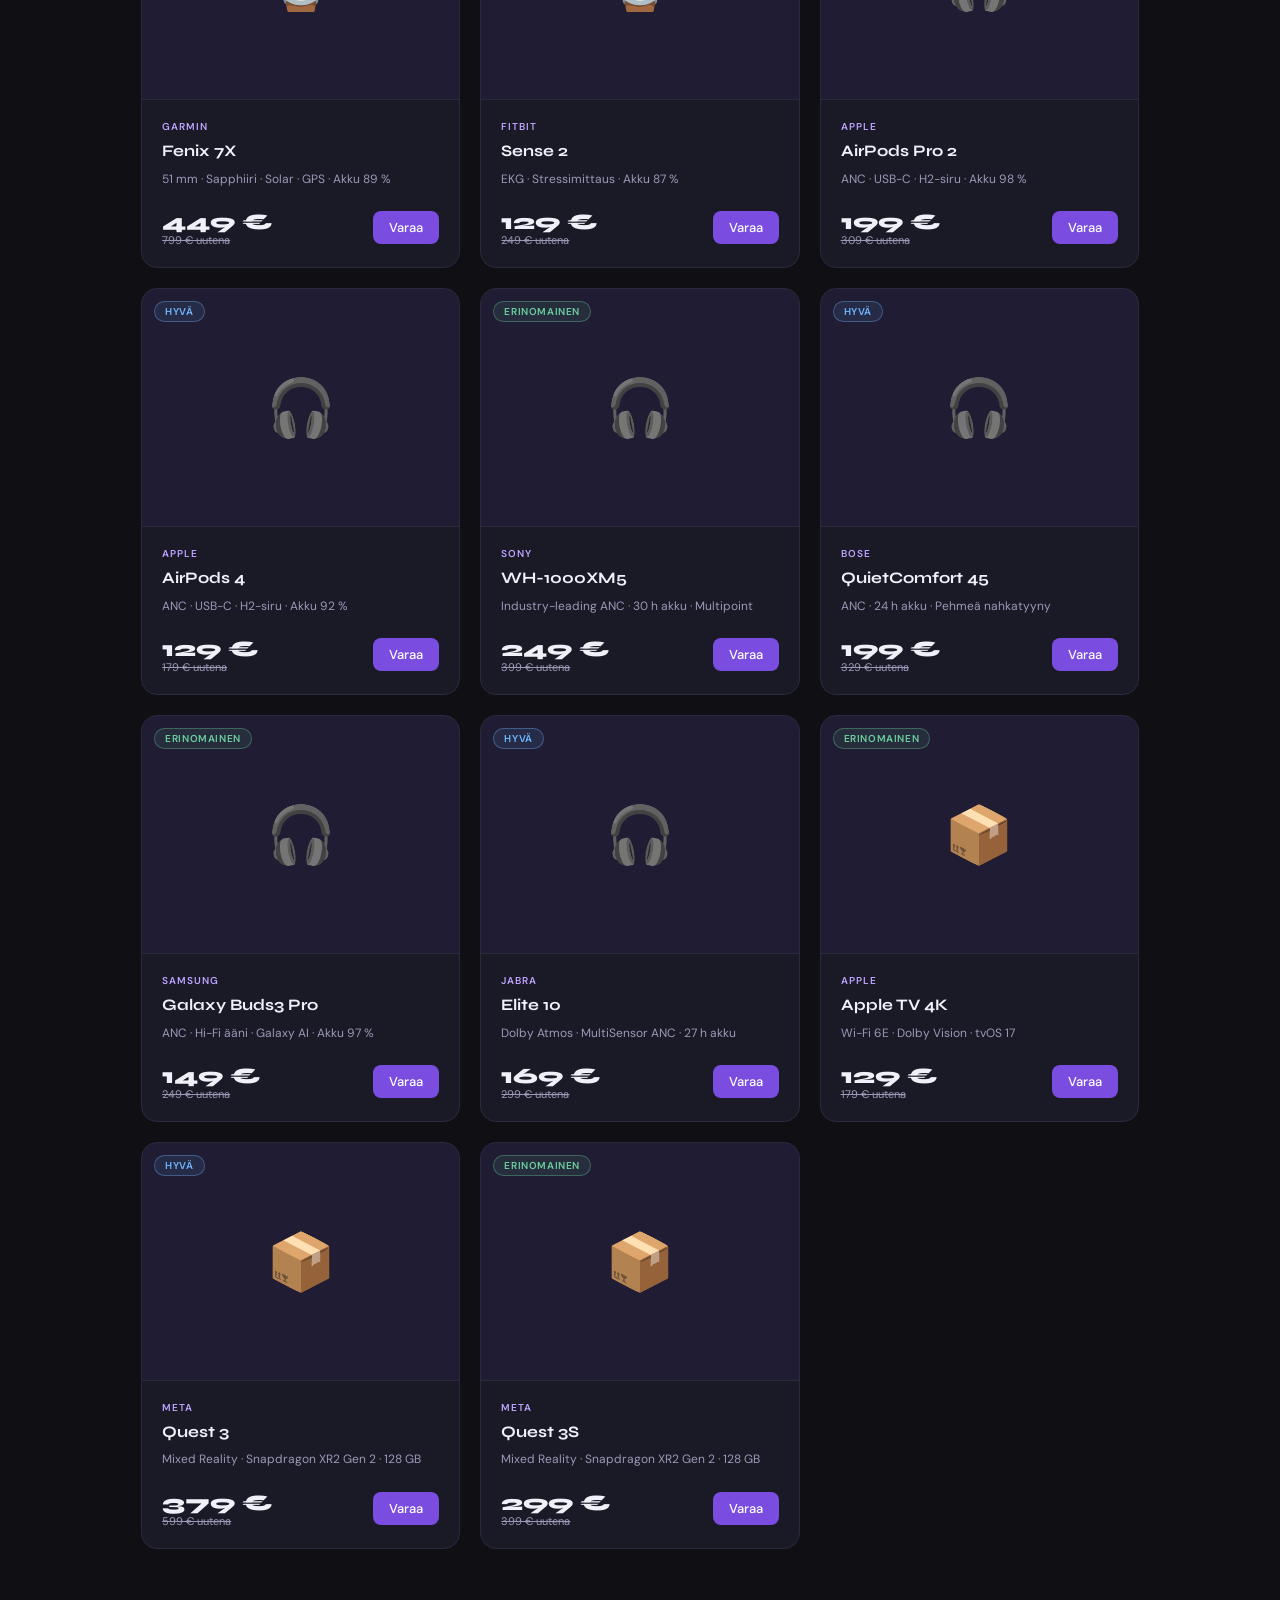
<file: varasto.html>
<!DOCTYPE html>
<html lang="fi">
<head>
  <meta charset="UTF-8" />
  <meta name="viewport" content="width=device-width, initial-scale=1" />
  <title>Varasto - iFixit Vaasa</title>
  <link rel="preconnect" href="https://fonts.googleapis.com">
  <link href="https://fonts.googleapis.com/css2?family=Syne:wght@400;700;800&family=DM+Sans:wght@300;400;500&display=swap" rel="stylesheet">
  <link rel="icon" type="image/png" sizes="32x32" href="kuvat/favicon_io/favicon.ico">
  <link rel="stylesheet" href="varasto.css" />
</head>
<body>

  <nav class="nav">
    <a class="nav__back" href="index.html">
      <svg viewBox="0 0 24 24"><path d="M19 12H5M5 12l7 7M5 12l7-7"/></svg>
      Takaisin
    </a>
    <div class="nav__logo">
  <a href="index.html">
    <img src="kuvat/Logo1.png" alt="iFIXIT logo">
  </a>
</div>
    <div class="nav__spacer"></div>
  </nav>

  <div class="page-header">
    <div class="breadcrumb" id="breadcrumb"></div>
    <h1 class="page-title" id="pageTitle">Varasto</h1>
    <p class="page-sub">Kaikki laitteet on tarkastettu ja kunnostettu. 12 kuukauden takuu jokaiseen laitteeseen.</p>
  </div>

  <div class="filters" id="filtersRow">
    <span class="filter-label">Kunto:</span>
    <button class="filter-btn active" data-filter="kaikki">Kaikki</button>
    <button class="filter-btn" data-filter="Erinomainen">Erinomainen</button>
    <button class="filter-btn" data-filter="Hyvä">Hyvä</button>
    <button class="filter-btn" data-filter="Tyydyttävä">Tyydyttävä</button>
  </div>

  <div class="inventory">
    <p class="inventory__count" id="countLabel"></p>
    <div class="cards-grid" id="cardsGrid"></div>
  </div>

  <!-- Modal -->
  <div class="modal-bg" id="modalBg">
    <div class="modal" id="modal">
      <button class="modal__close" id="modalClose"></button>
      <div class="modal__tag" id="mTag"></div>
      <div class="modal__name" id="mName"></div>
      <div class="modal__price" id="mPrice"></div>
      <div class="modal__specs" id="mSpecs"></div>
      <button class="modal__cta" id="mCta">Ota yhteyttä ja varaa →</button>
      <p class="modal__note">Soita <a href="tel:+358451234567" style="color:var(--violet-light)">+358 45 123 4567</a> tai lähetä sähköpostia <a href="mailto:info@ifixit.fi" style="color:var(--violet-light)">info@ifixit.fi</a></p>
    </div>
  </div>

  <script>
    // Varaston laitteet ja tiedot
    const inventory = {
      puhelin: [
        { id:1, brand:'Apple', model:'iPhone 16', condition:'Erinomainen', storage:'128 GB', color:'Musta', battery:'96 %', price:749, origPrice:1099, icon:'📱', specs:'128 GB tallennustila · Musta · Akku 96 %' },
        { id:2, brand:'Apple', model:'iPhone 15', condition:'Erinomainen', storage:'256 GB', color:'Sininen', battery:'98 %', price:599, origPrice:929, icon:'📱', specs:'256 GB · Sininen · Akku 98 % · Face ID' },
        { id:3, brand:'Apple', model:'iPhone 14', condition:'Hyvä', storage:'128 GB', color:'Violetti', battery:'89 %', price:399, origPrice:729, icon:'📱', specs:'128 GB · Violetti · Akku 89 % · pieniä naarmuja' },
        { id:4, brand:'Apple', model:'iPhone SE', condition:'Tyydyttävä', storage:'64 GB', color:'Valkoinen', battery:'81 %', price:199, origPrice:479, icon:'📱', specs:'64 GB · Valkoinen · Akku 81 % · näkyviä naarmuja' },
        { id:5, brand:'Samsung', model:'Galaxy S24', condition:'Erinomainen', storage:'256 GB', color:'Harmaa', battery:'97 %', price:689, origPrice:1099, icon:'📱', specs:'256 GB · Phantom Gray · Akku 97 %' },
        { id:6, brand:'Samsung', model:'Galaxy S23', condition:'Hyvä', storage:'128 GB', color:'Vihreä', battery:'91 %', price:449, origPrice:749, icon:'📱', specs:'128 GB · Botanic Green · Akku 91 %' },
        { id:7, brand:'Samsung', model:'Galaxy A55', condition:'Erinomainen', storage:'128 GB', color:'Musta', battery:'99 %', price:289, origPrice:449, icon:'📱', specs:'128 GB · Awesome Navy · Akku 99 %' },
        { id:8, brand:'Google', model:'Pixel 9', condition:'Erinomainen', storage:'128 GB', color:'Hazel', battery:'99 %', price:599, origPrice:899, icon:'📱', specs:'128 GB · Hazel · Akku 99 % · 7 vuotta päivityksiä' },
        { id:9, brand:'Google', model:'Pixel 8a', condition:'Hyvä', storage:'128 GB', color:'Sininen', battery:'94 %', price:379, origPrice:599, icon:'📱', specs:'128 GB · Bay Blue · Akku 94 %' },
        { id:10, brand:'Xiaomi', model:'Xiaomi 14', condition:'Erinomainen', storage:'256 GB', color:'Musta', battery:'98 %', price:499, origPrice:799, icon:'📱', specs:'256 GB · Black · Akku 98 % · Leica-kamera' },
        { id:11, brand:'OnePlus', model:'OnePlus 12', condition:'Hyvä', storage:'256 GB', color:'Vihreä', battery:'92 %', price:519, origPrice:849, icon:'📱', specs:'256 GB · Flowy Emerald · Akku 92 %' },
        { id:12, brand:'Samsung', model:'Galaxy Z Flip 5', condition:'Hyvä', storage:'256 GB', color:'Mint', battery:'88 %', price:559, origPrice:1099, icon:'📱', specs:'256 GB · Mint · Taittuvanäyttö · Akku 88 %' },
      ],
      tabletti: [
        { id:20, brand:'Apple', model:'iPad Pro 13"', condition:'Erinomainen', storage:'256 GB', color:'Space Gray', battery:'97 %', price:899, origPrice:1479, icon:'🗒️', specs:'256 GB · Space Gray · M4-siru · Akku 97 %' },
        { id:21, brand:'Apple', model:'iPad Air M2', condition:'Hyvä', storage:'128 GB', color:'Starlight', battery:'93 %', price:549, origPrice:899, icon:'🗒️', specs:'128 GB · Starlight · M2-siru · Akku 93 %' },
        { id:22, brand:'Apple', model:'iPad Mini 7', condition:'Erinomainen', storage:'64 GB', color:'Purple', battery:'99 %', price:479, origPrice:699, icon:'🗒️', specs:'64 GB · Purple · Akku 99 %' },
        { id:23, brand:'Samsung', model:'Galaxy Tab S9', condition:'Erinomainen', storage:'256 GB', color:'Graphite', battery:'96 %', price:649, origPrice:1099, icon:'🗒️', specs:'256 GB · Graphite · AMOLED · Akku 96 %' },
        { id:24, brand:'Samsung', model:'Galaxy Tab S8', condition:'Hyvä', storage:'128 GB', color:'Silver', battery:'90 %', price:399, origPrice:749, icon:'🗒️', specs:'128 GB · Silver · Akku 90 %' },
        { id:25, brand:'Microsoft', model:'Surface Pro 11', condition:'Erinomainen', storage:'256 GB', color:'Platinum', battery:'98 %', price:999, origPrice:1499, icon:'🗒️', specs:'256 GB · Platinum · Snapdragon X Plus · Akku 98 %' },
        { id:26, brand:'Lenovo', model:'Tab P12', condition:'Hyvä', storage:'128 GB', color:'Storm Grey', battery:'91 %', price:299, origPrice:499, icon:'🗒️', specs:'128 GB · Storm Grey · Akku 91 %' },
      ],
      tietokone: [
        { id:40, brand:'Apple', model:'MacBook Pro 16"', condition:'Erinomainen', storage:'512 GB', color:'Space Black', battery:'98 %', price:1699, origPrice:2799, icon:'💻', specs:'M4 Pro · 24 GB RAM · 512 GB SSD · Akku 98 %' },
        { id:41, brand:'Apple', model:'MacBook Pro 14"', condition:'Hyvä', storage:'512 GB', color:'Space Gray', battery:'92 %', price:1299, origPrice:2199, icon:'💻', specs:'M3 Pro · 18 GB RAM · 512 GB SSD · Akku 92 %' },
        { id:42, brand:'Apple', model:'MacBook Air M3', condition:'Erinomainen', storage:'256 GB', color:'Midnight', battery:'99 %', price:999, origPrice:1499, icon:'💻', specs:'M3 · 16 GB RAM · 256 GB SSD · Akku 99 %' },
        { id:43, brand:'Dell', model:'XPS 15', condition:'Hyvä', storage:'512 GB', color:'Platinum', battery:'88 %', price:899, origPrice:1599, icon:'💻', specs:'Intel Core Ultra 7 · 16 GB RAM · 512 GB SSD · Win11' },
        { id:44, brand:'Lenovo', model:'ThinkPad X1 Carbon', condition:'Erinomainen', storage:'512 GB', color:'Black', battery:'96 %', price:849, origPrice:1699, icon:'💻', specs:'Intel Core i7 · 16 GB RAM · 512 GB SSD · LTE' },
        { id:45, brand:'HP', model:'Spectre x360', condition:'Hyvä', storage:'512 GB', color:'Nightfall Black', battery:'90 %', price:799, origPrice:1499, icon:'💻', specs:'Intel Core Ultra 5 · 16 GB RAM · 512 GB SSD · 2-in-1' },
        { id:46, brand:'Asus', model:'ZenBook 14', condition:'Erinomainen', storage:'512 GB', color:'Ponder Blue', battery:'97 %', price:649, origPrice:1099, icon:'💻', specs:'AMD Ryzen 7 · 16 GB RAM · 512 GB SSD · OLED' },
        { id:47, brand:'Dell', model:'XPS 13', condition:'Tyydyttävä', storage:'256 GB', color:'Graphite', battery:'82 %', price:499, origPrice:1099, icon:'💻', specs:'Intel Core i5 · 8 GB RAM · 256 GB SSD · pieniä naarmuja' },
      ],
      alykello: [
        { id:60, brand:'Apple', model:'Apple Watch Series 10', condition:'Erinomainen', storage:'32 GB', color:'Musta', battery:'98 %', price:349, origPrice:499, icon:'⌚', specs:'45 mm · Alumiini · GPS + Cellular · Akku 98 %' },
        { id:61, brand:'Apple', model:'Apple Watch SE 2', condition:'Hyvä', storage:'32 GB', color:'Silver', battery:'91 %', price:199, origPrice:299, icon:'⌚', specs:'40 mm · Alumiini · GPS · Akku 91 %' },
        { id:62, brand:'Samsung', model:'Galaxy Watch 7', condition:'Erinomainen', storage:'16 GB', color:'Green', battery:'97 %', price:229, origPrice:399, icon:'⌚', specs:'44 mm · GPS + LTE · Akku 97 %' },
        { id:63, brand:'Garmin', model:'Fenix 7X', condition:'Hyvä', storage:'32 GB', color:'Carbon Gray', battery:'89 %', price:449, origPrice:799, icon:'⌚', specs:'51 mm · Sapphiiri · Solar · GPS · Akku 89 %' },
        { id:64, brand:'Fitbit', model:'Sense 2', condition:'Hyvä', storage:'–', color:'Shadow Gray', battery:'87 %', price:129, origPrice:249, icon:'⌚', specs:'EKG · Stressimittaus · Akku 87 %' },
      ],
      kuulokkeet: [
        { id:80, brand:'Apple', model:'AirPods Pro 2', condition:'Erinomainen', storage:'–', color:'Valkoinen', battery:'98 %', price:199, origPrice:309, icon:'🎧', specs:'ANC · USB-C · H2-siru · Akku 98 %' },
        { id:81, brand:'Apple', model:'AirPods 4', condition:'Hyvä', storage:'–', color:'Valkoinen', battery:'92 %', price:129, origPrice:179, icon:'🎧', specs:'ANC · USB-C · H2-siru · Akku 92 %' },
        { id:82, brand:'Sony', model:'WH-1000XM5', condition:'Erinomainen', storage:'–', color:'Musta', battery:'99 %', price:249, origPrice:399, icon:'🎧', specs:'Industry-leading ANC · 30 h akku · Multipoint' },
        { id:83, brand:'Bose', model:'QuietComfort 45', condition:'Hyvä', storage:'–', color:'Valkoinen', battery:'90 %', price:199, origPrice:329, icon:'🎧', specs:'ANC · 24 h akku · Pehmeä nahkatyyny' },
        { id:84, brand:'Samsung', model:'Galaxy Buds3 Pro', condition:'Erinomainen', storage:'–', color:'Silver', battery:'97 %', price:149, origPrice:249, icon:'🎧', specs:'ANC · Hi-Fi ääni · Galaxy AI · Akku 97 %' },
        { id:85, brand:'Jabra', model:'Elite 10', condition:'Hyvä', storage:'–', color:'Titanium Black', battery:'88 %', price:169, origPrice:299, icon:'🎧', specs:'Dolby Atmos · MultiSensor ANC · 27 h akku' },
      ],
      muu: [
        { id:100, brand:'Apple', model:'Apple TV 4K', condition:'Erinomainen', storage:'64 GB', color:'Musta', battery:'–', price:129, origPrice:179, icon:'📦', specs:'Wi-Fi 6E · Dolby Vision · tvOS 17' },
        { id:101, brand:'Meta', model:'Quest 3', condition:'Hyvä', storage:'128 GB', color:'Valkoinen', battery:'–', price:379, origPrice:599, icon:'📦', specs:'Mixed Reality · Snapdragon XR2 Gen 2 · 128 GB' },
        { id:102, brand:'Meta', model:'Quest 3S', condition:'Erinomainen', storage:'128 GB', color:'Valkoinen', battery:'–', price:299, origPrice:399, icon:'📦', specs:'Mixed Reality · Snapdragon XR2 Gen 2 · 128 GB' },
      ]
    };

    const conditionClass = { 'Erinomainen': 'erinomainen', 'Hyvä': 'hyva', 'Tyydyttävä': 'tyydyttava' };

    // Luetaan URL-parametrit (laite, merkki, malli)
    const params = new URLSearchParams(window.location.search);
    const device = params.get('device') || '';
    const brand  = params.get('brand')  || '';
    const model  = params.get('model')  || '';

    const deviceLabels = { puhelin:'Puhelin', tabletti:'Tabletti', tietokone:'Tietokone', alykello:'Älykello', kuulokkeet:'Kuulokkeet', muu:'Muu' };
    const deviceIcons  = { puhelin:'📱', tabletti:'🗒️', tietokone:'💻', alykello:'⌚', kuulokkeet:'🎧', muu:'📦' };

    // Navigointipolku ja sivun otsikko
    const bc = document.getElementById('breadcrumb');
    let titleText = 'Kaikki laitteet';
    if (device) {
      bc.innerHTML = `<a href="index.html" style="color:var(--text-muted);text-decoration:none">Etusivu</a> <span class="sep">›</span> <span>${deviceLabels[device]||device}</span>`;
      titleText = deviceLabels[device] || device;
      if (brand) {
        bc.innerHTML += ` <span class="sep">›</span> <span>${brand}</span>`;
        titleText = brand;
        if (model) {
          bc.innerHTML += ` <span class="sep">›</span> <span>${model}</span>`;
          titleText = model;
        }
      }
    }
    document.getElementById('pageTitle').innerHTML = `<em>${titleText}</em> – varasto`;
    document.title = `${titleText} – iFixit Vaasa`;

    //Kunto-suodatin
    let activeFilter = 'kaikki';
    document.querySelectorAll('.filter-btn').forEach(btn => {
      btn.addEventListener('click', () => {
        document.querySelectorAll('.filter-btn').forEach(b => b.classList.remove('active'));
        btn.classList.add('active');
        activeFilter = btn.dataset.filter;
        renderCards();
      });
    });

    // Korttien piirtäminen ruudulle
    function getItems() {
      let items = inventory[device] || Object.values(inventory).flat();
      if (brand) items = items.filter(i => i.brand === brand);
      if (model) items = items.filter(i => i.model === model);
      if (activeFilter !== 'kaikki') items = items.filter(i => i.condition === activeFilter);
      return items;
    }

    function renderCards() {
      const grid = document.getElementById('cardsGrid');
      const items = getItems();
      document.getElementById('countLabel').textContent = `${items.length} laitetta saatavilla`;

      if (items.length === 0) {
        grid.innerHTML = `
          <div class="empty" style="grid-column:1/-1">
            <div class="empty__icon">📭</div>
            <h3>Ei laitteita</h3>
            <p>Haulla ei löytynyt laitteita. Kokeile eri suodattimia tai <a href="index.html#myy">jätä myynti-ilmoitus</a> niin otamme yhteyttä kun sopiva laite löytyy.</p>
            <a href="index.html" style="display:inline-block;margin-top:1rem;padding:10px 24px;background:var(--violet);color:#fff;border-radius:8px;font-weight:500;font-size:14px;text-decoration:none">← Takaisin etusivulle</a>
          </div>`;
        return;
      }

      grid.innerHTML = items.map(item => `
        <div class="product-card" data-id="${item.id}">
          <div class="product-card__img">
            ${item.icon}
            <div class="product-card__badge badge--${conditionClass[item.condition]}">${item.condition}</div>
          </div>
          <div class="product-card__body">
            <div class="product-card__brand">${item.brand}</div>
            <div class="product-card__name">${item.model}</div>
            <div class="product-card__specs">${item.specs}</div>
          </div>
          <div class="product-card__footer">
            <div class="product-card__price">
              ${item.price} €
              <small>${item.origPrice} € uutena</small>
            </div>
            <button class="buy-btn" onclick="openModal(${item.id})">Varaa</button>
          </div>
        </div>
      `).join('');
    }

    // Tuotekortin popup-ikkuna
    const allItems = Object.values(inventory).flat();
    function openModal(id) {
      const item = allItems.find(i => i.id === id);
      if (!item) return;
      document.getElementById('mTag').textContent = item.condition;
      document.getElementById('mTag').className = `modal__tag badge--${conditionClass[item.condition]}`;
      document.getElementById('mName').textContent = `${item.brand} ${item.model}`;
      document.getElementById('mPrice').textContent = `${item.price} €`;
      document.getElementById('mSpecs').innerHTML = `
        <strong>Kunto:</strong> ${item.condition}<br>
        <strong>Tallennustila:</strong> ${item.storage}<br>
        <strong>Väri:</strong> ${item.color}<br>
        <strong>Akku:</strong> ${item.battery}<br>
        <strong>Alkuperäinen hinta:</strong> ${item.origPrice} €<br>
        <strong>Säästö:</strong> ${item.origPrice - item.price} € (${Math.round((1 - item.price/item.origPrice)*100)} %)<br>
        <br>Sisältää 12 kuukauden takuun. Toimitetaan 1–3 arkipäivässä.
      `;
      document.getElementById('modalBg').classList.add('open');
    }

    document.getElementById('modalClose').addEventListener('click', () => document.getElementById('modalBg').classList.remove('open'));
    document.getElementById('modalBg').addEventListener('click', e => { if (e.target === e.currentTarget) e.currentTarget.classList.remove('open'); });
    document.getElementById('mCta').addEventListener('click', () => {
      window.location.href = 'index.html#myy';
    });

    renderCards();
  </script>
</body>
</html>
</file>
<file: ifixit.css>
@import url('https://fonts.googleapis.com/css2?family=Syne:wght@400;700;800&family=DM+Sans:wght@300;400;500&display=swap');

    :root {
      --violet: #7A4CE0;
      --violet-light: #BFA3FF;
      --violet-dark: #5a34b0;
      --violet-bg: #1e1a2e;
      --violet-bg-deep: #150f2a;
      --text: #e8e8f0;
      --text-muted: #9999b8;
      --bg: #0f0f14;
      --bg-card: #1a1a27;
      --border: #2a2a3e;
    }

    *, *::before, *::after { box-sizing: border-box; margin: 0; padding: 0; }
    html { scroll-behavior: smooth; }
    html, body { height: 100%; }

    body {
      font-family: 'DM Sans', system-ui, sans-serif;
      color: var(--text);
      background: var(--bg);
      background-image: url('kuvat/liiketilat.png');
      background-size: cover;
      background-position: center;
      background-attachment: fixed;
    }

    .bg-layer {
      position: fixed;
      inset: 0;
      z-index: 0;
      background-size: cover;
      background-position: center 50%;
      background-repeat: no-repeat;
      transition: opacity 0.7s ease;
      pointer-events: none;
    }
    #bgLayer { opacity: 1; }
    #bgLayerNext { opacity: 0; }

    body::after {
      content: '';
      position: fixed;
      inset: 0;
      z-index: 1;
      background: rgba(10, 8, 20, 0.78);
      pointer-events: none;
    }

    .nav, header, section, footer { position: relative; z-index: 2; }

    /* NAVIGAATIOPALKKI */
    .nav {
      display: flex;
      justify-content: space-between;
      align-items: center;
      padding: 0 clamp(16px, 4vw, 60px);
      background: rgba(19, 19, 26, 0.97);
      backdrop-filter: blur(16px);
      -webkit-backdrop-filter: blur(16px);
      border-bottom: 1px solid var(--border);
      position: fixed;          /* fixed = pysyy aina näkyvissä */
      top: 0;
      left: 0;
      right: 0;
      z-index: 1000;
      box-shadow: 0 4px 24px rgba(0,0,0,0.4);
      height: 100px;
    }
    .nav__logo img {
      height: 90px;
      width: auto;
      display: block;
      filter: brightness(0) invert(1);
    }

    /* Linkit työpöytänäkymässä */
    .nav__links {
      display: flex;
      gap: clamp(16px, 3vw, 40px);
      list-style: none;
    }
    .nav__links a {
      text-decoration: none;
      color: var(--text-muted);
      font-weight: 600;
      font-size: 12px;
      letter-spacing: 0.08em;
      transition: color 0.15s;
    }
    .nav__links a:hover { color: var(--text); }

    /* Hampurilaisnappi mobiilia varten */
    .nav__hamburger {
      display: none;
      flex-direction: column;
      justify-content: center;
      gap: 5px;
      width: 36px;
      height: 36px;
      background: none;
      border: none;
      cursor: pointer;
      padding: 4px;
    }
    .nav__hamburger span {
      display: block;
      height: 2px;
      width: 100%;
      background: var(--text);
      border-radius: 2px;
      transition: transform 0.25s, opacity 0.25s;
    }
    .nav__hamburger.open span:nth-child(1) { transform: translateY(7px) rotate(45deg); }
    .nav__hamburger.open span:nth-child(2) { opacity: 0; }
    .nav__hamburger.open span:nth-child(3) { transform: translateY(-7px) rotate(-45deg); }

    /* Mobiilivalikko – avautuu hampurilaisnapista */
    .nav__mobile {
      display: none;
      position: fixed;
      top: 100px;
      left: 0;
      right: 0;
      background: rgba(13, 13, 20, 0.98);
      backdrop-filter: blur(16px);
      z-index: 999;
      border-bottom: 1px solid var(--border);
      flex-direction: column;
      padding: 1.5rem clamp(16px, 4vw, 60px);
      gap: 0;
    }
    .nav__mobile.open { display: flex; }
    .nav__mobile a {
      text-decoration: none;
      color: var(--text-muted);
      font-weight: 600;
      font-size: 14px;
      letter-spacing: 0.08em;
      padding: 1rem 0;
      border-bottom: 1px solid var(--border);
      transition: color 0.15s;
    }
    .nav__mobile a:last-child { border-bottom: none; }
    .nav__mobile a:hover { color: var(--violet-light); }

    /* Kehon yläpehmuste kiinteän navin takia */
    body { padding-top: 100px; }

    /* HERO-OSIO (etusivu) */
    .hero {
      padding: clamp(60px, 10vw, 120px) clamp(16px, 4vw, 60px) clamp(60px, 8vw, 100px);
      text-align: center;
      max-width: 1100px;
      margin: 0 auto;
    }
    .hero__label { font-size: 11px; letter-spacing: 0.12em; text-transform: uppercase; color: var(--text-muted); margin-bottom: 1rem; font-weight: 500; }
    .hero h1 { font-family: 'Syne', sans-serif; font-size: clamp(32px, 6vw, 56px); font-weight: 800; letter-spacing: -1.5px; line-height: 1.05; margin-bottom: 3rem; color: #f0f0f8; }
    .hero h1 em { font-style: normal; color: var(--violet-light); }

    .service-cards {
      display: grid;
      grid-template-columns: repeat(3, minmax(0, 1fr));
      gap: 20px;
    }
    .service-card {
      display: flex;
      flex-direction: column;
      align-items: flex-start;
      gap: 12px;
      padding: 2rem;
      background: rgba(26, 26, 39, 0.8);
      backdrop-filter: blur(10px);
      border: 1px solid var(--border);
      border-radius: 16px;
      text-decoration: none;
      color: var(--text);
      transition: border-color 0.2s, transform 0.2s, background 0.2s;
      cursor: pointer;
    }
    .service-card:hover {
      border-color: var(--violet);
      transform: translateY(-6px);
      background: rgba(30, 26, 46, 0.9);
    }
    .service-card__icon { font-size: 36px; line-height: 1; }
    .service-card h2 { font-family: 'Syne', sans-serif; font-size: 24px; font-weight: 800; letter-spacing: -0.5px; color: #f0f0f8; }
    .service-card p { font-size: 14px; color: var(--text-muted); line-height: 1.65; flex: 1; text-align: left; }
    .service-card__cta { font-size: 13px; font-weight: 500; color: var(--violet-light); margin-top: 4px; }

    /* SISÄLTÖOSIOT */
    .section {
      padding: 5rem clamp(16px, 4vw, 60px);
      /* Jättää tilaa naville kun vieritetään ankkurilinkistä */
      scroll-margin-top: 100px;
    }
    .section--alt {
      background: rgba(21, 15, 42, 0.7);
      backdrop-filter: blur(8px);
    }
    .section__inner { max-width: 860px; margin: 0 auto; }
    .section__header { margin-bottom: 2.5rem; }
    .section__tag {
      display: inline-block;
      font-size: 11px;
      font-weight: 600;
      letter-spacing: 0.1em;
      text-transform: uppercase;
      color: var(--violet-light);
      background: rgba(122, 76, 224, 0.15);
      border: 1px solid rgba(122, 76, 224, 0.3);
      padding: 4px 12px;
      border-radius: 99px;
      margin-bottom: 1rem;
    }
    .section__header h2 { font-family: 'Syne', sans-serif; font-size: clamp(24px, 4vw, 36px); font-weight: 800; letter-spacing: -0.5px; color: #f0f0f8; margin-bottom: 0.5rem; }
    .section__header h2 em { font-style: normal; color: var(--violet-light); }
    .section__sub { font-size: 15px; color: var(--text-muted); line-height: 1.7; max-width: 560px; }

    .devices-label { font-size: 11px; font-weight: 500; letter-spacing: 0.08em; text-transform: uppercase; color: var(--text-muted); margin-bottom: 0.75rem; }
    .devices {
      display: grid;
      grid-template-columns: repeat(6, minmax(0, 1fr));
      gap: 12px;
      margin-bottom: 2rem;
    }
    .device-box {
      display: flex; flex-direction: column; align-items: center; justify-content: center;
      gap: 8px; padding: 1rem 0.5rem;
      background: rgba(26, 26, 39, 0.75);
      backdrop-filter: blur(6px);
      border: 1px solid var(--border);
      border-radius: 12px;
      cursor: pointer;
      transition: border-color 0.18s, background 0.18s, transform 0.18s;
      color: var(--text);
      font-family: 'DM Sans', sans-serif;
      font-size: 22px;
    }
    .device-box span { font-size: 11px; font-weight: 500; color: var(--text-muted); }
    .device-box:hover { border-color: var(--violet); transform: translateY(-3px); }
    .device-box.active { border: 1.5px solid var(--violet); background: rgba(30, 26, 46, 0.9); }
    .device-box.active span { color: var(--violet-light); }

    .selection-box { display: flex; gap: 12px; flex-wrap: wrap; }
    .form { display: flex; flex-direction: column; gap: 16px; }
    .form__row { display: grid; grid-template-columns: repeat(auto-fit, minmax(200px, 1fr)); gap: 16px; }
    .form__group { display: flex; flex-direction: column; gap: 6px; }
    .sel-wrap { display: flex; flex-direction: column; gap: 6px; flex: 1; min-width: 180px; }
    .sel-wrap--btn { flex: 0 0 auto; min-width: 0; justify-content: flex-end; }
    .sel-label { font-size: 11px; font-weight: 500; letter-spacing: 0.08em; text-transform: uppercase; color: var(--text-muted); }

    .select, .input {
      appearance: none;
      padding: 0.65rem 1rem;
      border: 1px solid var(--border);
      border-radius: 8px;
      background: rgba(26, 26, 39, 0.8);
      backdrop-filter: blur(6px);
      color: var(--text);
      font-size: 14px;
      font-family: 'DM Sans', sans-serif;
      outline: none;
      transition: border-color 0.15s;
      width: 100%;
    }
    .select:focus, .input:focus { border-color: var(--violet); }
    .select:disabled { opacity: 0.4; cursor: not-allowed; }
    .input::placeholder { color: var(--text-muted); opacity: 0.7; }

    .action-btn {
      padding: 0.7rem 1.75rem;
      background: var(--violet);
      color: #fff;
      border: none;
      border-radius: 8px;
      font-family: 'DM Sans', sans-serif;
      font-size: 14px;
      font-weight: 500;
      cursor: not-allowed;
      opacity: 0.4;
      white-space: nowrap;
      transition: opacity 0.15s, background 0.15s;
    }
    .action-btn.ready, .action-btn--full { opacity: 1; cursor: pointer; }
    .action-btn.ready:hover, .action-btn--full:hover { background: var(--violet-dark); }
    .action-btn--full { width: 100%; padding: 0.85rem; font-size: 15px; margin-top: 8px; }

    .form__note { font-size: 14px; color: #6dcf9e; margin-top: 8px; font-weight: 500; }

    /* MIKSI VALITA MEIDÄT -OSIO */
    .promo {
      background: rgba(21, 15, 42, 0.92);
      backdrop-filter: blur(12px);
      border-top: 1px solid var(--border);
      padding: 5rem clamp(16px, 4vw, 60px);
    }
    .promo__inner { max-width: 860px; margin: 0 auto; }
    .promo__heading { font-family: 'Syne', sans-serif; font-size: clamp(22px, 3.5vw, 34px); font-weight: 800; color: var(--violet-light); text-align: center; margin-bottom: 0.75rem; letter-spacing: -0.5px; }
    .promo__sub { font-size: 15px; color: var(--text-muted); text-align: center; max-width: 560px; margin: 0 auto 3rem; line-height: 1.7; }
    .promo__features { display: grid; grid-template-columns: repeat(2, minmax(0, 1fr)); gap: 2rem; }
    .feature { display: flex; gap: 1rem; align-items: flex-start; }
    .feat-icon { width: 42px; height: 42px; flex-shrink: 0; border: 2px solid var(--violet); border-radius: 10px; display: flex; align-items: center; justify-content: center; }
    .feat-icon svg { width: 20px; height: 20px; stroke: var(--violet-light); fill: none; stroke-width: 2; stroke-linecap: round; stroke-linejoin: round; }
    .feat-title { font-family: 'Syne', sans-serif; font-size: 16px; font-weight: 700; color: #f0f0f8; margin-bottom: 4px; }
    .feat-body { font-size: 13px; color: var(--text-muted); line-height: 1.65; }

    /* ALATUNNISTE */
    .footer {
      background: rgba(10, 10, 16, 0.98);
      border-top: 1px solid var(--border);
      padding: 3.5rem clamp(16px, 4vw, 60px) 0;
      scroll-margin-top: 100px;
    }
    .footer__inner {
      max-width: 960px;
      margin: 0 auto;
      display: grid;
      grid-template-columns: 1.4fr 1fr 1fr;
      gap: 3rem;
      padding-bottom: 3rem;
    }
    .footer__logo { height: 100px; width: auto; max-width: 240px; object-fit: contain; margin-bottom: 0.75rem; display: block; filter: brightness(0) invert(1); }
    .footer__tagline { font-size: 13px; color: var(--text-muted); line-height: 1.6; }
    .footer__brand { display: flex; flex-direction: column; }
    .footer__heading { font-family: 'Syne', sans-serif; font-size: 12px; font-weight: 700; letter-spacing: 0.1em; text-transform: uppercase; color: var(--violet-light); margin-bottom: 1rem; }
    .footer__list { list-style: none; display: flex; flex-direction: column; gap: 0.7rem; }
    .footer__list li { display: flex; align-items: center; gap: 10px; font-size: 13px; color: var(--text-muted); line-height: 1.5; }
    .footer__list svg { width: 15px; height: 15px; stroke: var(--violet-light); flex-shrink: 0; }
    .footer__list a { color: var(--text-muted); text-decoration: none; transition: color 0.15s; }
    .footer__list a:hover { color: var(--violet-light); }
    .footer__bottom { border-top: 1px solid var(--border); padding: 1.25rem 0; text-align: center; font-size: 12px; color: #4a4a6a; letter-spacing: 0.04em; max-width: 960px; margin: 0 auto; }

    /* RESPONSIIVISUUS (eri näyttöleveydet) */
    @media (max-width: 900px) {
      .service-cards { grid-template-columns: 1fr; }
      .promo__features { grid-template-columns: 1fr; }
      .devices { grid-template-columns: repeat(3, minmax(0, 1fr)); }
      .footer__inner { grid-template-columns: 1fr 1fr; }
    }

    @media (max-width: 600px) {
      .nav__links { display: none; }
      .nav__hamburger { display: flex; }

      .nav__logo img { height: 44px; }

      .hero { padding: 40px 20px 50px; }
      .service-cards { grid-template-columns: 1fr !important; gap: 16px; }
      .service-card { padding: 1.5rem; }
      .service-card__icon { font-size: 30px; }
      .devices { grid-template-columns: repeat(2, 1fr) !important; gap: 10px; }
      .device-box { padding: 0.8rem 0.5rem; font-size: 20px; }
      .form__row { grid-template-columns: 1fr !important; }
      .sel-wrap, .form__group { min-width: 0 !important; }
      .promo__features { grid-template-columns: 1fr !important; gap: 1.5rem; }
      .footer__inner { grid-template-columns: 1fr; gap: 2rem; }
    }
    /* KOKO VARASTO -NAPPI */
    .full-inventory-wrap {
      margin-top: 2rem;
      text-align: center;
    }
    .full-inventory-btn {
      display: inline-block;
      padding: 0.75rem 2rem;
      border: 1px solid var(--violet);
      border-radius: 8px;
      color: var(--violet-light);
      background: rgba(122, 76, 224, 0.08);
      font-size: 14px;
      font-weight: 500;
      font-family: 'DM Sans', sans-serif;
      text-decoration: none;
      transition: background 0.15s, border-color 0.15s, transform 0.15s;
    }
    .full-inventory-btn:hover {
      background: rgba(122, 76, 224, 0.2);
      transform: translateY(-2px);
    }

    /* ASIAKASARVIOT-OSIO */
    .reviews {
    padding: 5rem clamp(16px, 4vw, 60px);

    background-image:
    linear-gradient(
      rgba(15, 12, 26, 0.555),
      rgba(15, 12, 26, 0)
    ),
    url("kuvat/tyoukot.png");

    background-position: center;
    background-size: cover;

    backdrop-filter: blur(8px);
    border-top: 1px solid var(--border);
    }
    .reviews__inner { max-width: 1060px; margin: 0 auto; }
    .reviews__header { text-align: center; margin-bottom: 3rem; }
    .reviews__title {
      font-family: 'Syne', sans-serif;
      font-size: clamp(22px, 3.5vw, 34px);
      font-weight: 800;
      color: #f0f0f8;
      letter-spacing: -0.5px;
      margin-bottom: 0.75rem;
    }
    .reviews__title em { font-style: normal; color: var(--violet-light); }
    .reviews__stars-total {
      font-size: 18px;
      color: #f5c518;
      display: flex;
      align-items: center;
      justify-content: center;
      gap: 8px;
    }
    .reviews__stars-total span { font-size: 14px; color: var(--text-muted); font-family: 'DM Sans', sans-serif; }
    .reviews__count { color: var(--text-muted) !important; }

    .reviews__grid {
      display: grid;
      grid-template-columns: repeat(3, minmax(0, 1fr));
      gap: 20px;
    }

    .review-card {
      background: rgba(26, 26, 39, 0.85);
      border: 1px solid var(--border);
      border-radius: 16px;
      padding: 1.5rem;
      display: flex;
      flex-direction: column;
      gap: 1rem;
      transition: border-color 0.2s, transform 0.2s;
    }
    .review-card:hover {
      border-color: rgba(122, 76, 224, 0.4);
      transform: translateY(-3px);
    }
    .review-card__stars { font-size: 16px; color: #f5c518; letter-spacing: 2px; }
    .review-card__text {
      font-size: 14px;
      color: var(--text-muted);
      line-height: 1.7;
      flex: 1;
      font-style: italic;
    }
    .review-card__author {
      display: flex;
      align-items: center;
      gap: 12px;
      margin-top: auto;
    }
    .review-card__avatar {
      width: 38px;
      height: 38px;
      border-radius: 50%;
      background: rgba(122, 76, 224, 0.25);
      border: 1px solid rgba(122, 76, 224, 0.4);
      display: flex;
      align-items: center;
      justify-content: center;
      font-size: 12px;
      font-weight: 700;
      color: var(--violet-light);
      flex-shrink: 0;
      font-family: 'Syne', sans-serif;
    }
    .review-card__name {
      font-size: 13px;
      font-weight: 600;
      color: var(--text);
    }
    .review-card__meta {
      font-size: 11px;
      color: var(--text-muted);
      margin-top: 2px;
    }

    @media (max-width: 900px) {
      .reviews__grid { grid-template-columns: repeat(2, minmax(0, 1fr)); }
    }
    @media (max-width: 600px) {
      .reviews__grid { grid-template-columns: 1fr; }
    }
</file>
<file: varasto.css>
:root {
      --violet: #7A4CE0;
      --violet-light: #BFA3FF;
      --violet-dark: #5a34b0;
      --text: #e8e8f0;
      --text-muted: #9999b8;
      --bg: #0f0f14;
      --bg-card: #1a1a27;
      --border: #2a2a3e;
    }

    *, *::before, *::after { box-sizing: border-box; margin: 0; padding: 0; }
    body {
      font-family: 'DM Sans', system-ui, sans-serif;
      color: var(--text);
      background: var(--bg);
      min-height: 100vh;
      background-image: url('kuvat/varasto.jpg');
      background-size: cover;
      background-position: center;
      background-attachment: fixed;
    }

    /* NAVIGAATIOPALKKI */
    .nav {
      display: flex;
      align-items: center;
      gap: 1rem;
      padding: 0 clamp(16px, 4vw, 60px);
      background: rgba(19, 19, 26, 0.97);
      backdrop-filter: blur(16px);
      border-bottom: 1px solid var(--border);
      position: sticky;
      top: 0;
      z-index: 100;
      height: 72px;
      box-shadow: 0 4px 24px rgba(0,0,0,0.4);
    }
    .nav__back {
      display: flex;
      align-items: center;
      gap: 8px;
      text-decoration: none;
      color: var(--text-muted);
      font-size: 13px;
      font-weight: 500;
      transition: color 0.15s;
      white-space: nowrap;
    }
    .nav__back:hover { color: var(--violet-light); }
    .nav__back svg { width: 16px; height: 16px; stroke: currentColor; fill: none; stroke-width: 2; stroke-linecap: round; stroke-linejoin: round; }
    .nav__logo {
      flex: 1;
      display: flex;
      justify-content: center;
    }
    .nav__logo img { height: 100px; width: auto; filter: brightness(0) invert(1); }
    .nav__spacer { width: 80px; } /* tasapainottaa takaisin-nappia */

    /* SIVUN OTSIKKOALUE */
    .page-header {
      padding: 3rem clamp(16px, 4vw, 60px) 2rem;
      max-width: 1100px;
      margin: 0 auto;
    }
    .breadcrumb {
      display: flex;
      align-items: center;
      gap: 8px;
      font-size: 12px;
      color: var(--text-muted);
      margin-bottom: 1.25rem;
      flex-wrap: wrap;
    }
    .breadcrumb span { color: var(--violet-light); font-weight: 500; }
    .breadcrumb .sep { color: var(--border); }
    .page-title {
      font-family: 'Syne', sans-serif;
      font-size: clamp(24px, 4vw, 40px);
      font-weight: 800;
      letter-spacing: -1px;
      color: #f0f0f8;
      margin-bottom: 0.5rem;
    }
    .page-title em { font-style: normal; color: var(--violet-light); }
    .page-sub { font-size: 14px; color: var(--text-muted); line-height: 1.7; }

    /* KUNTO-SUODATTIMET */
    .filters {
      padding: 0 clamp(16px, 4vw, 60px) 2rem;
      max-width: 1100px;
      margin: 0 auto;
      display: flex;
      gap: 12px;
      flex-wrap: wrap;
      align-items: center;
    }
    .filter-label { font-size: 11px; font-weight: 600; letter-spacing: 0.08em; text-transform: uppercase; color: var(--text-muted); }
    .filter-btn {
      padding: 6px 16px;
      border-radius: 99px;
      border: 1px solid var(--border);
      background: rgba(26,26,39,0.8);
      color: var(--text-muted);
      font-size: 12px;
      font-weight: 500;
      font-family: 'DM Sans', sans-serif;
      cursor: pointer;
      transition: all 0.15s;
    }
    .filter-btn:hover { border-color: var(--violet); color: var(--text); }
    .filter-btn.active { border-color: var(--violet); background: rgba(122,76,224,0.15); color: var(--violet-light); }

    /* TUOTEKORTTIEN RUUDUKKO */
    .inventory {
      padding: 0 clamp(16px, 4vw, 60px) 5rem;
      max-width: 1100px;
      margin: 0 auto;
    }
    .inventory__count {
      font-size: 12px;
      color: var(--text-muted);
      margin-bottom: 1.5rem;
      letter-spacing: 0.04em;
    }
    .cards-grid {
      display: grid;
      grid-template-columns: repeat(auto-fill, minmax(240px, 1fr));
      gap: 20px;
    }

    /* YKSITTÄINEN TUOTEKORTTI */
    .product-card {
      background: var(--bg-card);
      border: 1px solid var(--border);
      border-radius: 16px;
      overflow: hidden;
      transition: border-color 0.2s, transform 0.2s;
      display: flex;
      flex-direction: column;
    }
    .product-card:hover { border-color: var(--violet); transform: translateY(-4px); }

    .product-card__img {
      width: 100%;
      aspect-ratio: 4/3;
      background: rgba(122,76,224,0.06);
      display: flex;
      align-items: center;
      justify-content: center;
      font-size: 56px;
      border-bottom: 1px solid var(--border);
      position: relative;
    }
    .product-card__badge {
      position: absolute;
      top: 12px;
      left: 12px;
      font-size: 10px;
      font-weight: 600;
      letter-spacing: 0.06em;
      text-transform: uppercase;
      padding: 3px 10px;
      border-radius: 99px;
      border: 1px solid;
    }
    .badge--erinomainen { color: #6dcf9e; border-color: rgba(109,207,158,0.35); background: rgba(109,207,158,0.1); }
    .badge--hyva { color: #70b8ff; border-color: rgba(112,184,255,0.35); background: rgba(112,184,255,0.1); }
    .badge--tyydyttava { color: #ffc97a; border-color: rgba(255,201,122,0.35); background: rgba(255,201,122,0.1); }

    .product-card__body { padding: 1.25rem; flex: 1; display: flex; flex-direction: column; gap: 8px; }
    .product-card__brand { font-size: 10px; font-weight: 600; letter-spacing: 0.1em; text-transform: uppercase; color: var(--violet-light); }
    .product-card__name { font-family: 'Syne', sans-serif; font-size: 16px; font-weight: 700; color: #f0f0f8; line-height: 1.3; }
    .product-card__specs { font-size: 12px; color: var(--text-muted); line-height: 1.6; flex: 1; }

    .product-card__footer { padding: 0 1.25rem 1.25rem; display: flex; align-items: center; justify-content: space-between; }
    .product-card__price { font-family: 'Syne', sans-serif; font-size: 22px; font-weight: 800; color: #f0f0f8; }
    .product-card__price small { font-size: 11px; font-weight: 400; color: var(--text-muted); font-family: 'DM Sans', sans-serif; display: block; margin-top: -2px; text-decoration: line-through; }
    .buy-btn {
      padding: 8px 16px;
      background: var(--violet);
      color: #fff;
      border: none;
      border-radius: 8px;
      font-size: 13px;
      font-weight: 500;
      font-family: 'DM Sans', sans-serif;
      cursor: pointer;
      transition: background 0.15s;
    }
    .buy-btn:hover { background: var(--violet-dark); }

    /* TYHJÄ TILA (ei hakutuloksia) */
    .empty {
      text-align: center;
      padding: 5rem 1rem;
      color: var(--text-muted);
    }
    .empty__icon { font-size: 56px; margin-bottom: 1.5rem; opacity: 0.5; }
    .empty h3 { font-family: 'Syne', sans-serif; font-size: 22px; font-weight: 700; color: var(--text); margin-bottom: 0.5rem; }
    .empty p { font-size: 14px; line-height: 1.7; max-width: 380px; margin: 0 auto 2rem; }
    .empty a { color: var(--violet-light); text-decoration: none; font-weight: 500; }
    .empty a:hover { text-decoration: underline; }

    /* POPUP-IKKUNA (tuotteen tiedot) */
    .modal-bg {
      display: none;
      position: fixed;
      inset: 0;
      background: rgba(6,5,15,0.85);
      z-index: 500;
      align-items: center;
      justify-content: center;
      padding: 1rem;
    }
    .modal-bg.open { display: flex; }
    .modal {
      background: #1a1a27;
      border: 1px solid var(--border);
      border-radius: 20px;
      max-width: 480px;
      width: 100%;
      padding: 2rem;
      position: relative;
    }
    .modal__close {
      position: absolute;
      top: 1rem;
      right: 1rem;
      background: none;
      border: none;
      color: var(--text-muted);
      font-size: 22px;
      cursor: pointer;
      line-height: 1;
    }
    .modal__close:hover { color: var(--text); }
    .modal__tag { display: inline-block; font-size: 10px; font-weight: 600; letter-spacing: 0.1em; text-transform: uppercase; color: var(--violet-light); background: rgba(122,76,224,0.15); border: 1px solid rgba(122,76,224,0.3); padding: 3px 10px; border-radius: 99px; margin-bottom: 1rem; }
    .modal__name { font-family: 'Syne', sans-serif; font-size: 24px; font-weight: 800; color: #f0f0f8; margin-bottom: 0.5rem; line-height: 1.2; }
    .modal__price { font-family: 'Syne', sans-serif; font-size: 32px; font-weight: 800; color: var(--violet-light); margin: 1rem 0; }
    .modal__specs { font-size: 13px; color: var(--text-muted); line-height: 1.8; margin-bottom: 1.5rem; }
    .modal__specs strong { color: var(--text); font-weight: 500; }
    .modal__cta { width: 100%; padding: 0.9rem; background: var(--violet); color: #fff; border: none; border-radius: 10px; font-size: 15px; font-weight: 600; font-family: 'DM Sans', sans-serif; cursor: pointer; transition: background 0.15s; }
    .modal__cta:hover { background: var(--violet-dark); }
    .modal__note { font-size: 12px; color: var(--text-muted); text-align: center; margin-top: 0.75rem; }

    @media (max-width: 600px) {
      .nav__spacer { display: none; }
      .cards-grid { grid-template-columns: 1fr 1fr; }
    }
    @media (max-width: 420px) {
      .cards-grid { grid-template-columns: 1fr; }
    }
</file>
